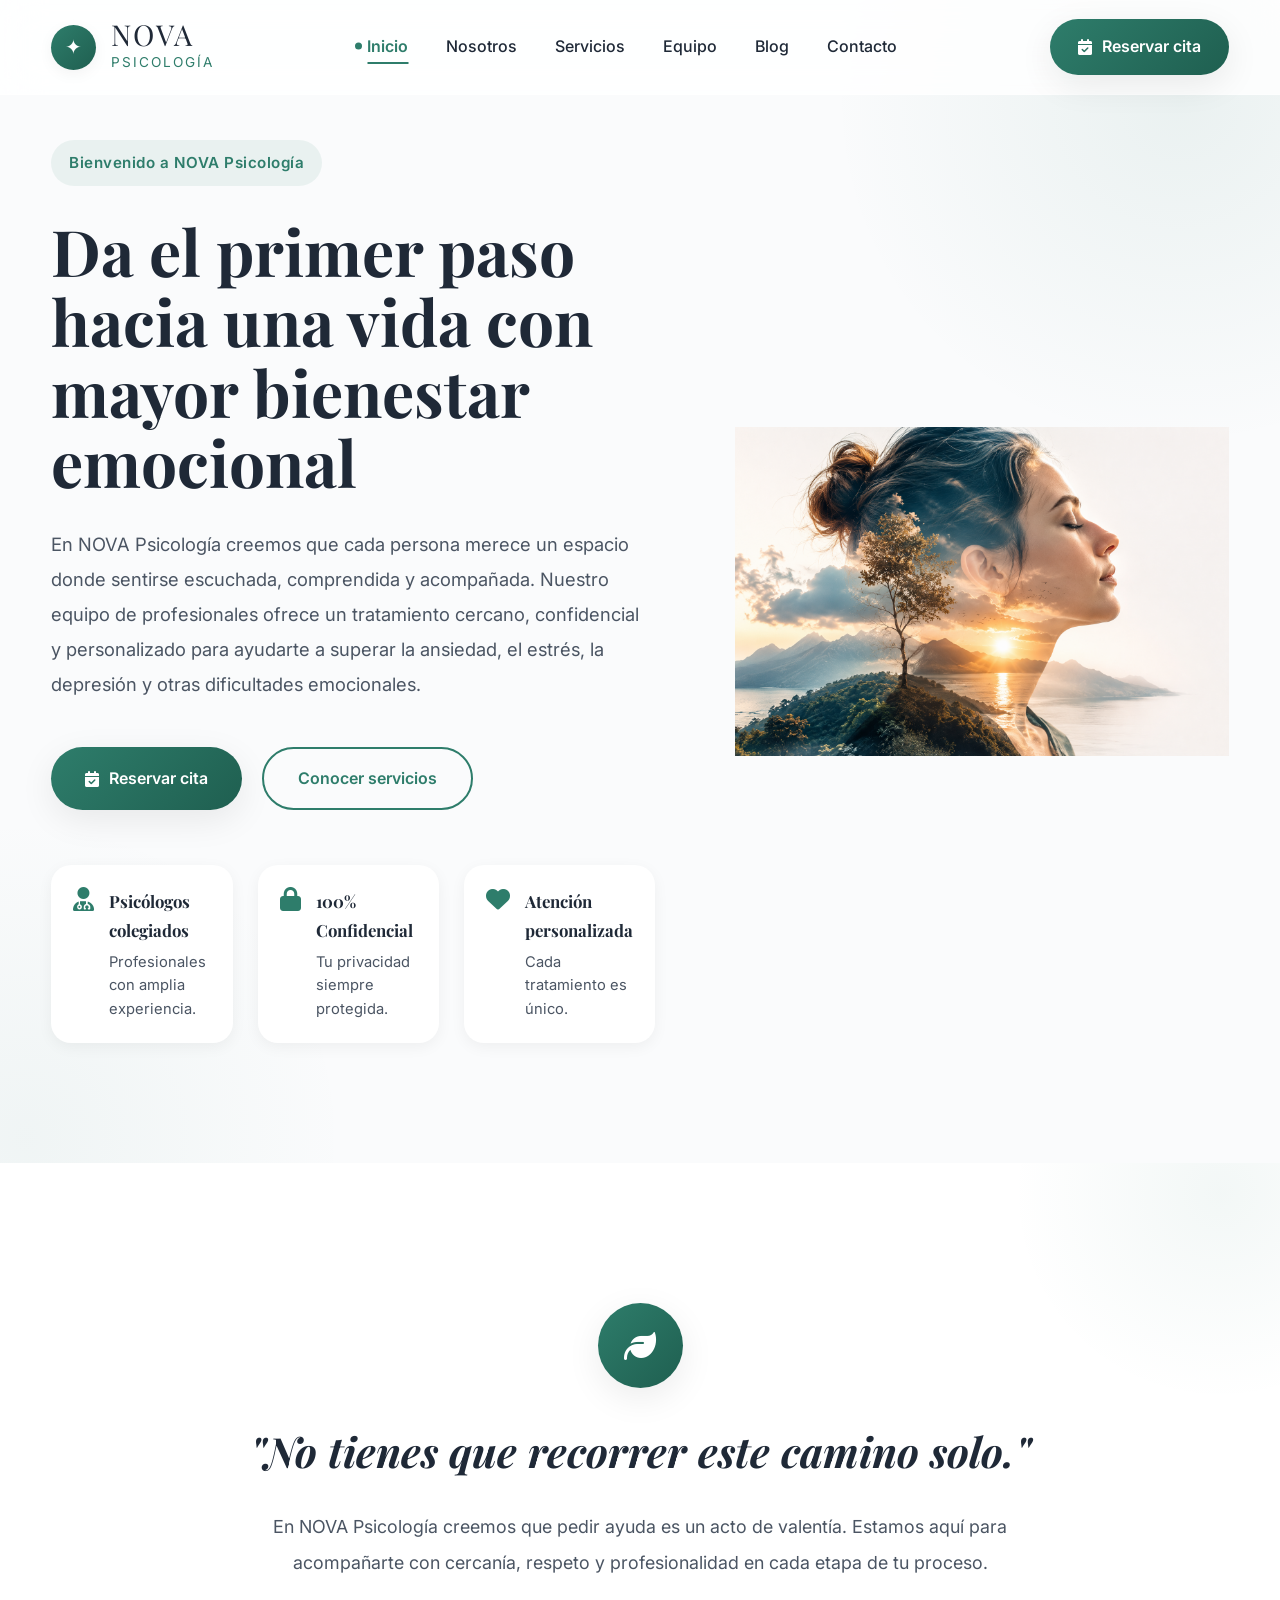
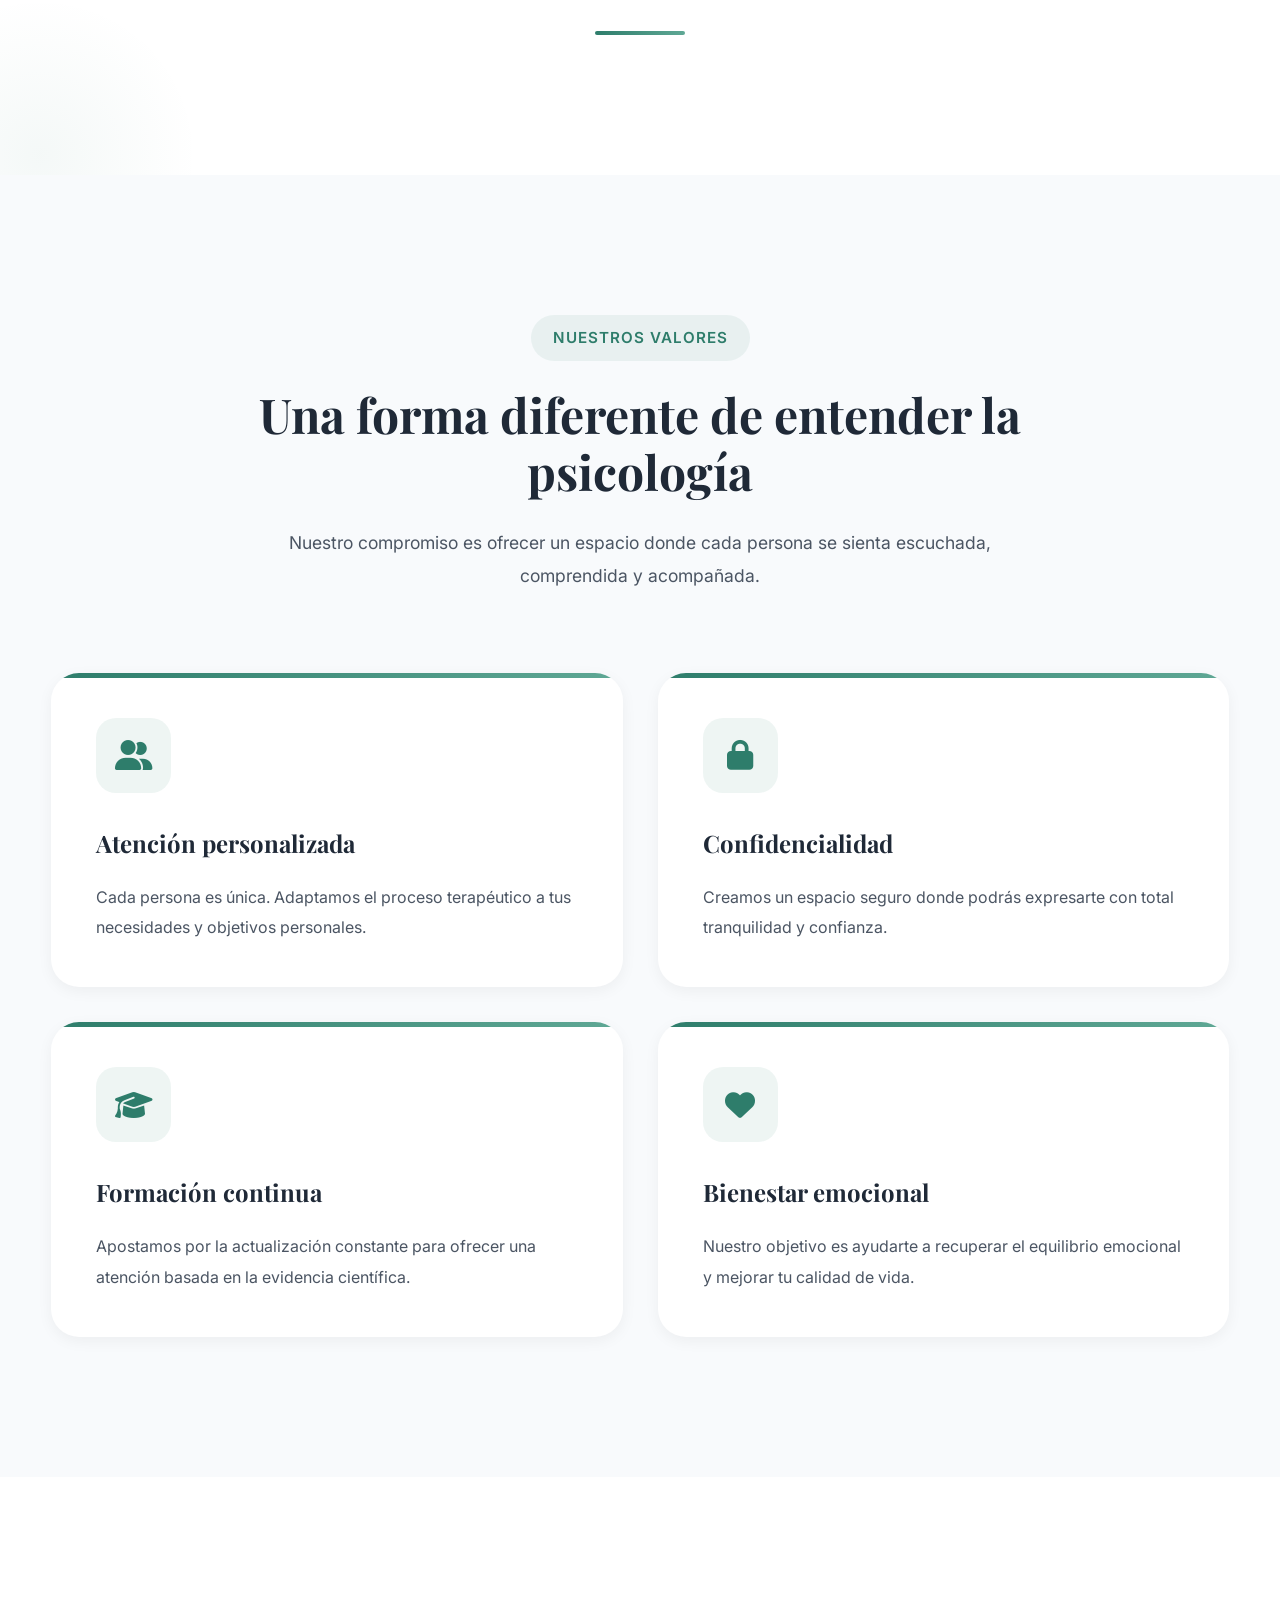
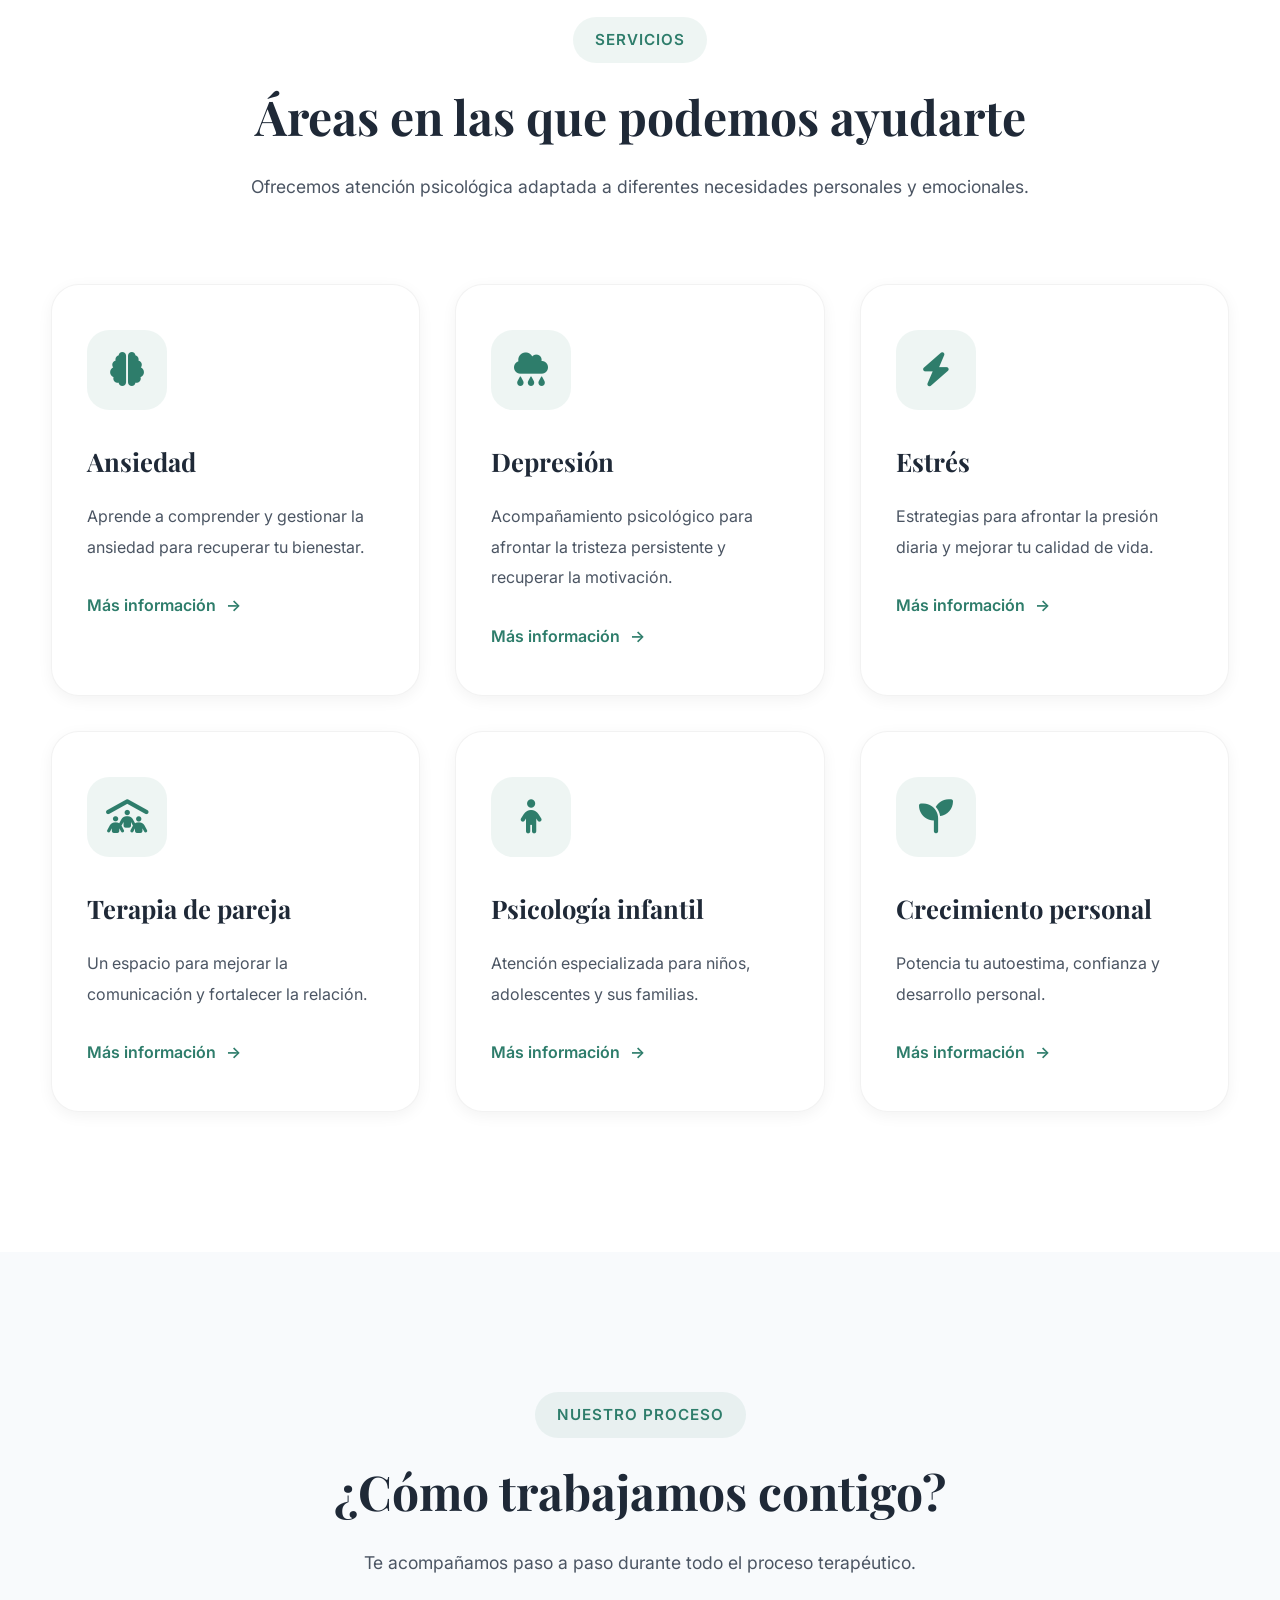
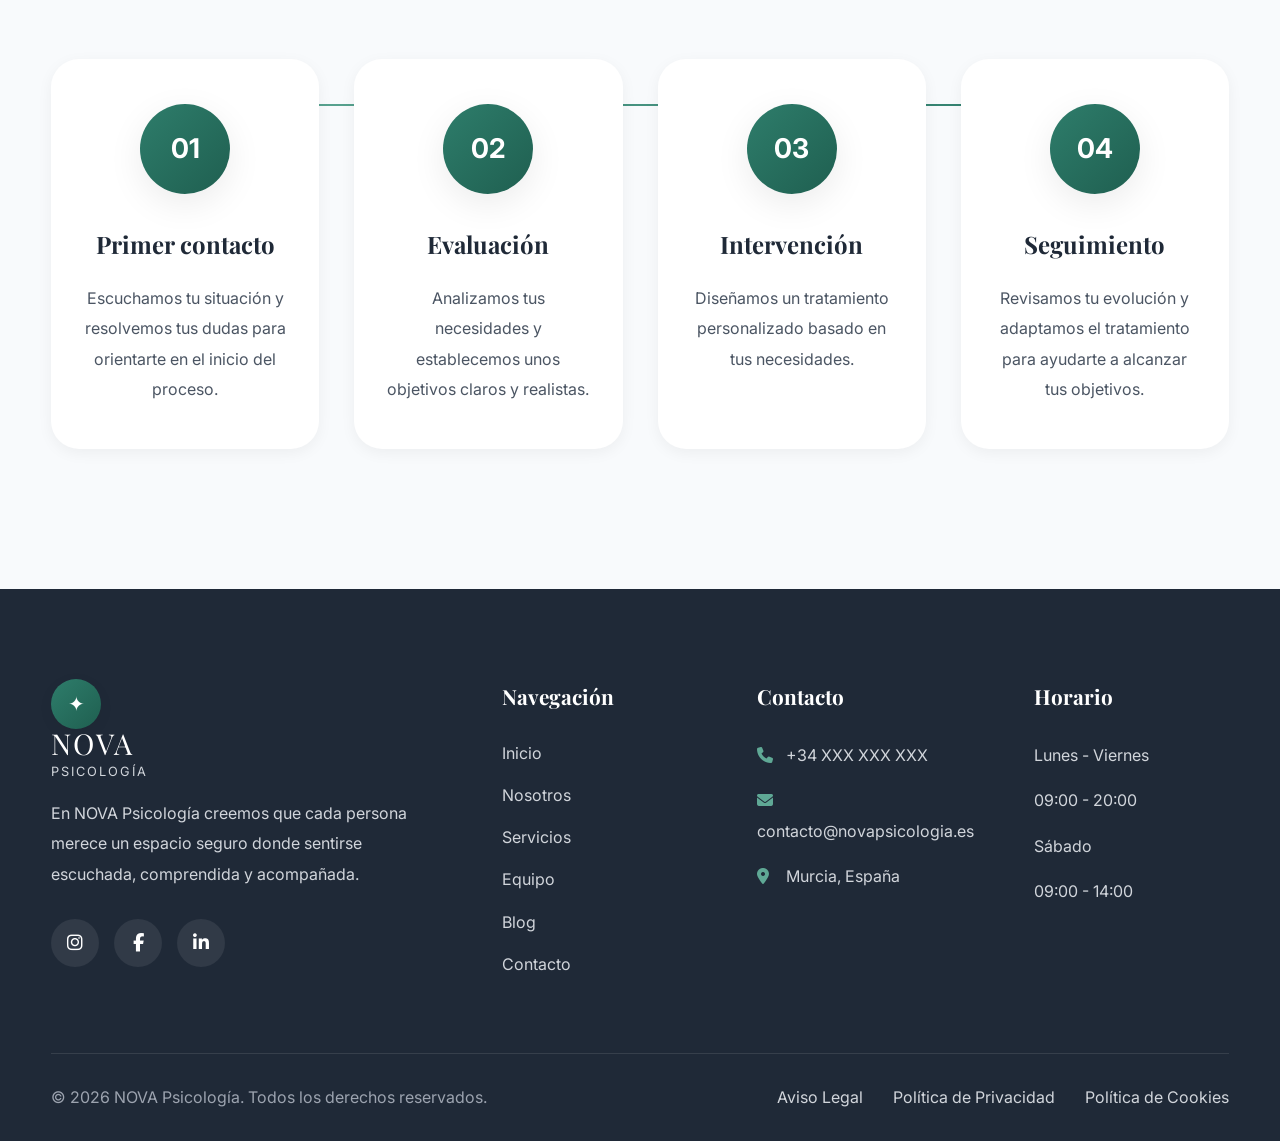
<file: index.html>
<!DOCTYPE html>
<html lang="es">

<head>

    <!-- ==========================================
                    CONFIGURACIÓN
    =========================================== -->

    <meta charset="UTF-8">

    <meta http-equiv="X-UA-Compatible" content="IE=edge">

    <meta name="viewport" content="width=device-width, initial-scale=1.0">

    <!-- ==========================================
                    SEO
    =========================================== -->

    <title>NOVA Psicología | Clínica de Psicología en Murcia</title>

    <meta name="description"
        content="NOVA Psicología es una clínica especializada en bienestar emocional, ansiedad, depresión, terapia de pareja y crecimiento personal. Reserva tu primera consulta con nuestro equipo de profesionales.">

    <meta name="keywords"
        content="psicología, clínica psicológica, ansiedad, depresión, terapia, salud mental, psicólogo, Murcia">

    <meta name="author"
        content="NOVA Psicología">

    <meta name="robots"
        content="index, follow">

    <!-- ==========================================
                    FAVICON
    =========================================== -->

    <link rel="icon" href="img/favicon/favicon.ico">

    <link rel="apple-touch-icon" href="img/favicon/apple-touch-icon.png">

    <!-- ==========================================
                    GOOGLE FONTS
    =========================================== -->

    <link rel="preconnect" href="https://fonts.googleapis.com">

    <link rel="preconnect" href="https://fonts.gstatic.com" crossorigin>

    <link
        href="https://fonts.googleapis.com/css2?family=Inter:wght@300;400;500;600;700;800&family=Playfair+Display:wght@500;600;700;800&display=swap"
        rel="stylesheet">

    <!-- ==========================================
                    ICONOS
    =========================================== -->

    <link rel="stylesheet"
        href="https://cdnjs.cloudflare.com/ajax/libs/font-awesome/6.7.2/css/all.min.css">

    <!-- ==========================================
                    ESTILOS
    =========================================== -->

    <link rel="stylesheet" href="index.css">

    <!-- ==========================================
                    OPEN GRAPH
    =========================================== -->

    <meta property="og:type" content="website">

    <meta property="og:title"
        content="NOVA Psicología | Bienestar emocional y salud mental">

    <meta property="og:description"
        content="Descubre un espacio seguro donde trabajar tu bienestar emocional acompañado por profesionales especializados.">

    <meta property="og:image"
        content="img/hero/hero-principal.webp">

    <meta property="og:url"
        content="https://www.novapsicologia.es">

    <!-- ==========================================
                    TWITTER
    =========================================== -->

    <meta name="twitter:card"
        content="summary_large_image">

    <meta name="twitter:title"
        content="NOVA Psicología">

    <meta name="twitter:description"
        content="Da el primer paso hacia una vida con mayor bienestar emocional.">

    <meta name="twitter:image"
        content="img/hero/hero-principal.webp">

</head>
<body>

<!-- ==========================================================
                            HERO
=========================================================== -->

<main>

    <section class="hero">

        <div class="container">

            <div class="hero-content">

                <!-- ======================
                        TEXTO
                ======================= -->

                <div class="hero-text">

                    <span class="hero-badge">
                        Bienvenido a NOVA Psicología
                    </span>

                    <h1>
                        Da el primer paso hacia una vida con mayor bienestar emocional
                    </h1>

                    <p>

                        En NOVA Psicología creemos que cada persona merece un espacio
                        donde sentirse escuchada, comprendida y acompañada.

                        Nuestro equipo de profesionales ofrece un tratamiento
                        cercano, confidencial y personalizado para ayudarte a
                        superar la ansiedad, el estrés, la depresión y otras
                        dificultades emocionales.

                    </p>

                    <!-- BOTONES -->

                    <div class="hero-buttons">

                        <a href="reservar.html" class="btn btn-primary">

                            <i class="fa-solid fa-calendar-check"></i>

                            Reservar cita

                        </a>

                        <a href="servicios.html" class="btn btn-secondary">

                            Conocer servicios

                        </a>

                    </div>

                    <!-- INFORMACIÓN -->

                    <div class="hero-info">

                        <div class="info-card">

                            <i class="fa-solid fa-user-doctor"></i>

                            <div>

                                <h3>Psicólogos colegiados</h3>

                                <p>Profesionales con amplia experiencia.</p>

                            </div>

                        </div>

                        <div class="info-card">

                            <i class="fa-solid fa-lock"></i>

                            <div>

                                <h3>100% Confidencial</h3>

                                <p>Tu privacidad siempre protegida.</p>

                            </div>

                        </div>

                        <div class="info-card">

                            <i class="fa-solid fa-heart"></i>

                            <div>

                                <h3>Atención personalizada</h3>

                                <p>Cada tratamiento es único.</p>

                            </div>

                        </div>

                    </div>

                </div>

                <!-- ======================
                        IMAGEN
                ======================= -->

                <div class="hero-image">

                    <div class="hero-image-wrapper">

                        <img
                            src="Imagenes/index1.png"
                            alt="Mujer representando el bienestar emocional">

                    </div>

                </div>

            </div>

        </div>

    </section>

</main>
<!-- ==========================================================
                            HEADER
=========================================================== -->

<header id="header">

    <div class="container">

        <nav class="navbar">

            <!--==================================
                    LOGO
            ===================================-->

            <a href="index.html" class="logo">

                <span class="logo-icon">
                    ✦
                </span>

                <div class="logo-text">

                    <span class="logo-title">
                        NOVA
                    </span>

                    <span class="logo-subtitle">
                        Psicología
                    </span>

                </div>

            </a>

            <!--==================================
                    MENÚ
            ===================================-->

            <ol class="nav-menu">

                <li>
                    <a href="index.html" class="active">
                        Inicio
                    </a>
                </li>

                <li>
                    <a href="nosotros.html">
                        Nosotros
                    </a>
                </li>

                <li>
                    <a href="servicios.html">
                        Servicios
                    </a>
                </li>

                <li>
                    <a href="equipo.html">
                        Equipo
                    </a>
                </li>

                <li>
                    <a href="blog.html">
                        Blog
                    </a>
                </li>

                <li>
                    <a href="contacto.html">
                        Contacto
                    </a>
                </li>

            </ol>

            <!--==================================
                    BOTÓN CTA
            ===================================-->

            <a href="reservar.html" class="btn-reserva">

                <i class="fa-solid fa-calendar-check"></i>

                Reservar cita

            </a>

            <!--==================================
                BOTÓN MÓVIL
            ===================================-->

            <button class="menu-toggle" aria-label="Abrir menú">

                <span></span>

                <span></span>

                <span></span>

            </button>

        </nav>

    </div>

</header>
<!-- ==========================================================
                    FRASE INSPIRADORA
=========================================================== -->

<section class="quote">

    <div class="container">

        <div class="quote-content">

            <span class="quote-icon">
                <i class="fa-solid fa-leaf"></i>
            </span>

            <blockquote>

                "No tienes que recorrer este camino solo."

            </blockquote>

            <p>

                En NOVA Psicología creemos que pedir ayuda es un acto de valentía.
                Estamos aquí para acompañarte con cercanía, respeto y profesionalidad
                en cada etapa de tu proceso.

            </p>

        </div>

    </div>

</section>





<!-- ==========================================================
                    NUESTROS VALORES
=========================================================== -->

<section class="values">

    <div class="container">

        <div class="section-title">

            <span>Nuestros valores</span>

            <h2>
                Una forma diferente de entender la psicología
            </h2>

            <p>

                Nuestro compromiso es ofrecer un espacio donde cada persona se sienta
                escuchada, comprendida y acompañada.

            </p>

        </div>

        <div class="values-grid">

            <article class="value-card">

                <i class="fa-solid fa-user-group"></i>

                <h3>

                    Atención personalizada

                </h3>

                <p>

                    Cada persona es única. Adaptamos el proceso terapéutico a tus
                    necesidades y objetivos personales.

                </p>

            </article>

            <article class="value-card">

                <i class="fa-solid fa-lock"></i>

                <h3>

                    Confidencialidad

                </h3>

                <p>

                    Creamos un espacio seguro donde podrás expresarte con total
                    tranquilidad y confianza.

                </p>

            </article>

            <article class="value-card">

                <i class="fa-solid fa-graduation-cap"></i>

                <h3>

                    Formación continua

                </h3>

                <p>

                    Apostamos por la actualización constante para ofrecer una atención
                    basada en la evidencia científica.

                </p>

            </article>

            <article class="value-card">

                <i class="fa-solid fa-heart"></i>

                <h3>

                    Bienestar emocional

                </h3>

                <p>

                    Nuestro objetivo es ayudarte a recuperar el equilibrio emocional y
                    mejorar tu calidad de vida.

                </p>

            </article>

        </div>

    </div>

</section>





<!-- ==========================================================
                        SERVICIOS
=========================================================== -->

<section class="services">

    <div class="container">

        <div class="section-title">

            <span>Servicios</span>

            <h2>

                Áreas en las que podemos ayudarte

            </h2>

            <p>

                Ofrecemos atención psicológica adaptada a diferentes necesidades
                personales y emocionales.

            </p>

        </div>

        <div class="services-grid">

            <article class="service-card">

                <i class="fa-solid fa-brain"></i>

                <h3>Ansiedad</h3>

                <p>

                    Aprende a comprender y gestionar la ansiedad para recuperar tu
                    bienestar.

                </p>

                <a href="#">
                    Más información
                </a>

            </article>

            <article class="service-card">

                <i class="fa-solid fa-cloud-rain"></i>

                <h3>Depresión</h3>

                <p>

                    Acompañamiento psicológico para afrontar la tristeza persistente y
                    recuperar la motivación.

                </p>

                <a href="#">
                    Más información
                </a>

            </article>

            <article class="service-card">

                <i class="fa-solid fa-bolt"></i>

                <h3>Estrés</h3>

                <p>

                    Estrategias para afrontar la presión diaria y mejorar tu calidad de
                    vida.

                </p>

                <a href="#">
                    Más información
                </a>

            </article>

            <article class="service-card">

                <i class="fa-solid fa-people-roof"></i>

                <h3>Terapia de pareja</h3>

                <p>

                    Un espacio para mejorar la comunicación y fortalecer la relación.

                </p>

                <a href="#">
                    Más información
                </a>

            </article>

            <article class="service-card">

                <i class="fa-solid fa-child"></i>

                <h3>Psicología infantil</h3>

                <p>

                    Atención especializada para niños, adolescentes y sus familias.

                </p>

                <a href="#">
                    Más información
                </a>

            </article>

            <article class="service-card">

                <i class="fa-solid fa-seedling"></i>

                <h3>Crecimiento personal</h3>

                <p>

                    Potencia tu autoestima, confianza y desarrollo personal.

                </p>

                <a href="#">
                    Más información
                </a>

            </article>

        </div>

    </div>

</section>





<!-- ==========================================================
                    CÓMO TRABAJAMOS
=========================================================== -->

<section class="process">

    <div class="container">

        <div class="section-title">

            <span>Nuestro proceso</span>

            <h2>

                ¿Cómo trabajamos contigo?

            </h2>

            <p>

                Te acompañamos paso a paso durante todo el proceso terapéutico.

            </p>

        </div>

        <div class="process-grid">

            <div class="process-card">

                <div class="process-number">

                    01

                </div>

                <h3>

                    Primer contacto

                </h3>

                <p>

                    Escuchamos tu situación y resolvemos tus dudas para orientarte en
                    el inicio del proceso.

                </p>

            </div>

            <div class="process-card">

                <div class="process-number">

                    02

                </div>

                <h3>

                    Evaluación

                </h3>

                <p>

                    Analizamos tus necesidades y establecemos unos objetivos claros y
                    realistas.

                </p>

            </div>

            <div class="process-card">

                <div class="process-number">

                    03

                </div>

                <h3>

                    Intervención

                </h3>

                <p>

                    Diseñamos un tratamiento personalizado basado en tus necesidades.

                </p>

            </div>

            <div class="process-card">

                <div class="process-number">

                    04

                </div>

                <h3>

                    Seguimiento

                </h3>

                <p>

                    Revisamos tu evolución y adaptamos el tratamiento para ayudarte a
                    alcanzar tus objetivos.

                </p>

            </div>

        </div>

    </div>

</section>
<!-- ==========================================================
                        FOOTER
=========================================================== -->

<footer class="footer">

    <div class="container">

        <div class="footer-content">

            <!--==============================
                    EMPRESA
            ==============================-->

            <div class="footer-column">

                <a href="index.html" class="footer-logo">

                    <span class="logo-icon">
                        ✦
                    </span>

                    <div class="logo-text">

                        <span class="logo-title">

                            NOVA

                        </span>

                        <span class="logo-subtitle">

                            Psicología

                        </span>

                    </div>

                </a>

                <p>

                    En NOVA Psicología creemos que cada persona merece un espacio
                    seguro donde sentirse escuchada, comprendida y acompañada.

                </p>

                <div class="social-icons">

                    <a href="#">

                        <i class="fa-brands fa-instagram"></i>

                    </a>

                    <a href="#">

                        <i class="fa-brands fa-facebook-f"></i>

                    </a>

                    <a href="#">

                        <i class="fa-brands fa-linkedin-in"></i>

                    </a>

                </div>

            </div>

            <!--==============================
                    MENÚ
            ==============================-->

            <div class="footer-column">

                <h3>

                    Navegación

                </h3>

                <a href="index.html">

                    Inicio

                </a>

                <a href="nosotros.html">

                    Nosotros

                </a>

                <a href="servicios.html">

                    Servicios

                </a>

                <a href="equipo.html">

                    Equipo

                </a>

                <a href="blog.html">

                    Blog

                </a>

                <a href="contacto.html">

                    Contacto

                </a>

            </div>

            <!--==============================
                    CONTACTO
            ==============================-->

            <div class="footer-column">

                <h3>

                    Contacto

                </h3>

                <p>

                    <i class="fa-solid fa-phone"></i>

                    +34 XXX XXX XXX

                </p>

                <p>

                    <i class="fa-solid fa-envelope"></i>

                    contacto@novapsicologia.es

                </p>

                <p>

                    <i class="fa-solid fa-location-dot"></i>

                    Murcia, España

                </p>

            </div>

            <!--==============================
                    HORARIO
            ==============================-->

            <div class="footer-column">

                <h3>

                    Horario

                </h3>

                <p>

                    Lunes - Viernes

                </p>

                <p>

                    09:00 - 20:00

                </p>

                <p>

                    Sábado

                </p>

                <p>

                    09:00 - 14:00

                </p>

            </div>

        </div>

        <!--==============================
                FOOTER INFERIOR
        ==============================-->

        <div class="footer-bottom">

            <p>

                © 2026 NOVA Psicología. Todos los derechos reservados.

            </p>

            <div class="footer-legal">

                <a href="aviso-legal.html">

                    Aviso Legal

                </a>

                <a href="politica-privacidad.html">

                    Política de Privacidad

                </a>

                <a href="politica-cookies.html">

                    Política de Cookies

                </a>

            </div>

        </div>

    </div>

</footer>
</body>

</html>
</file>
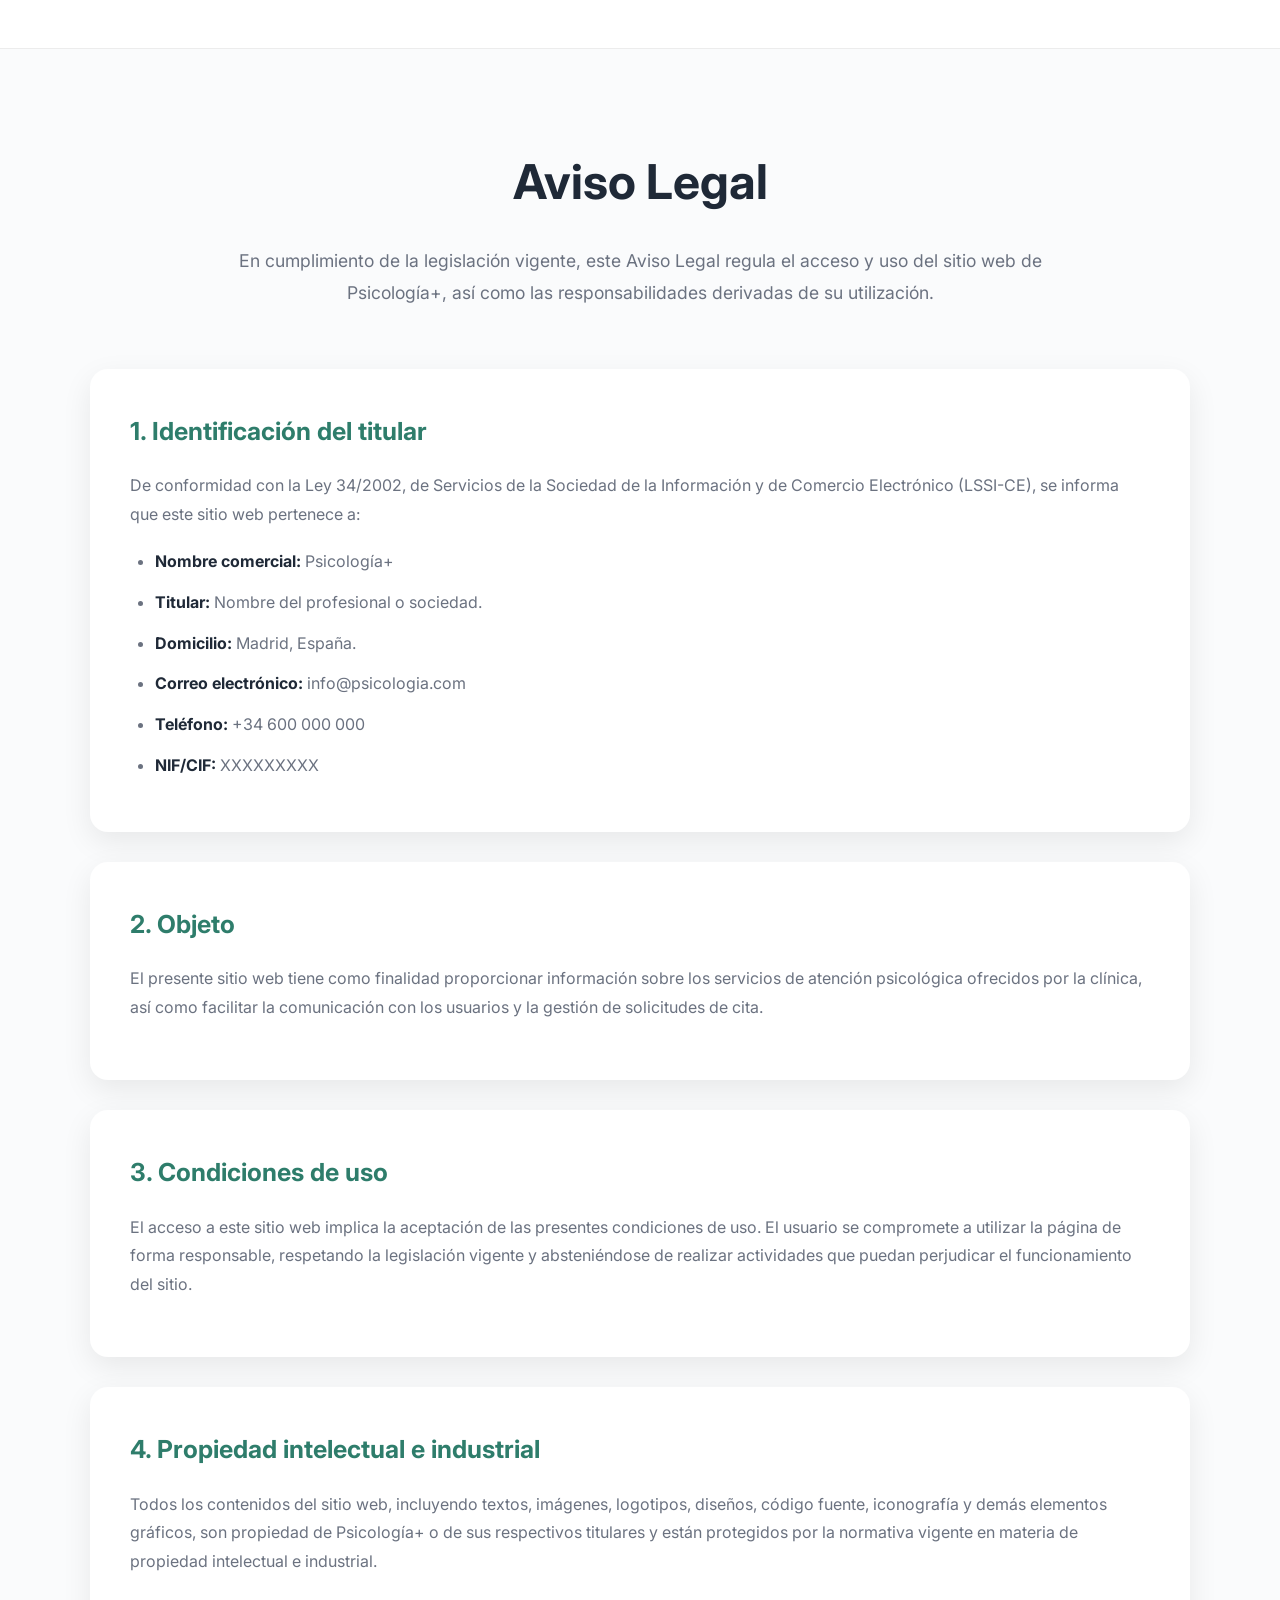
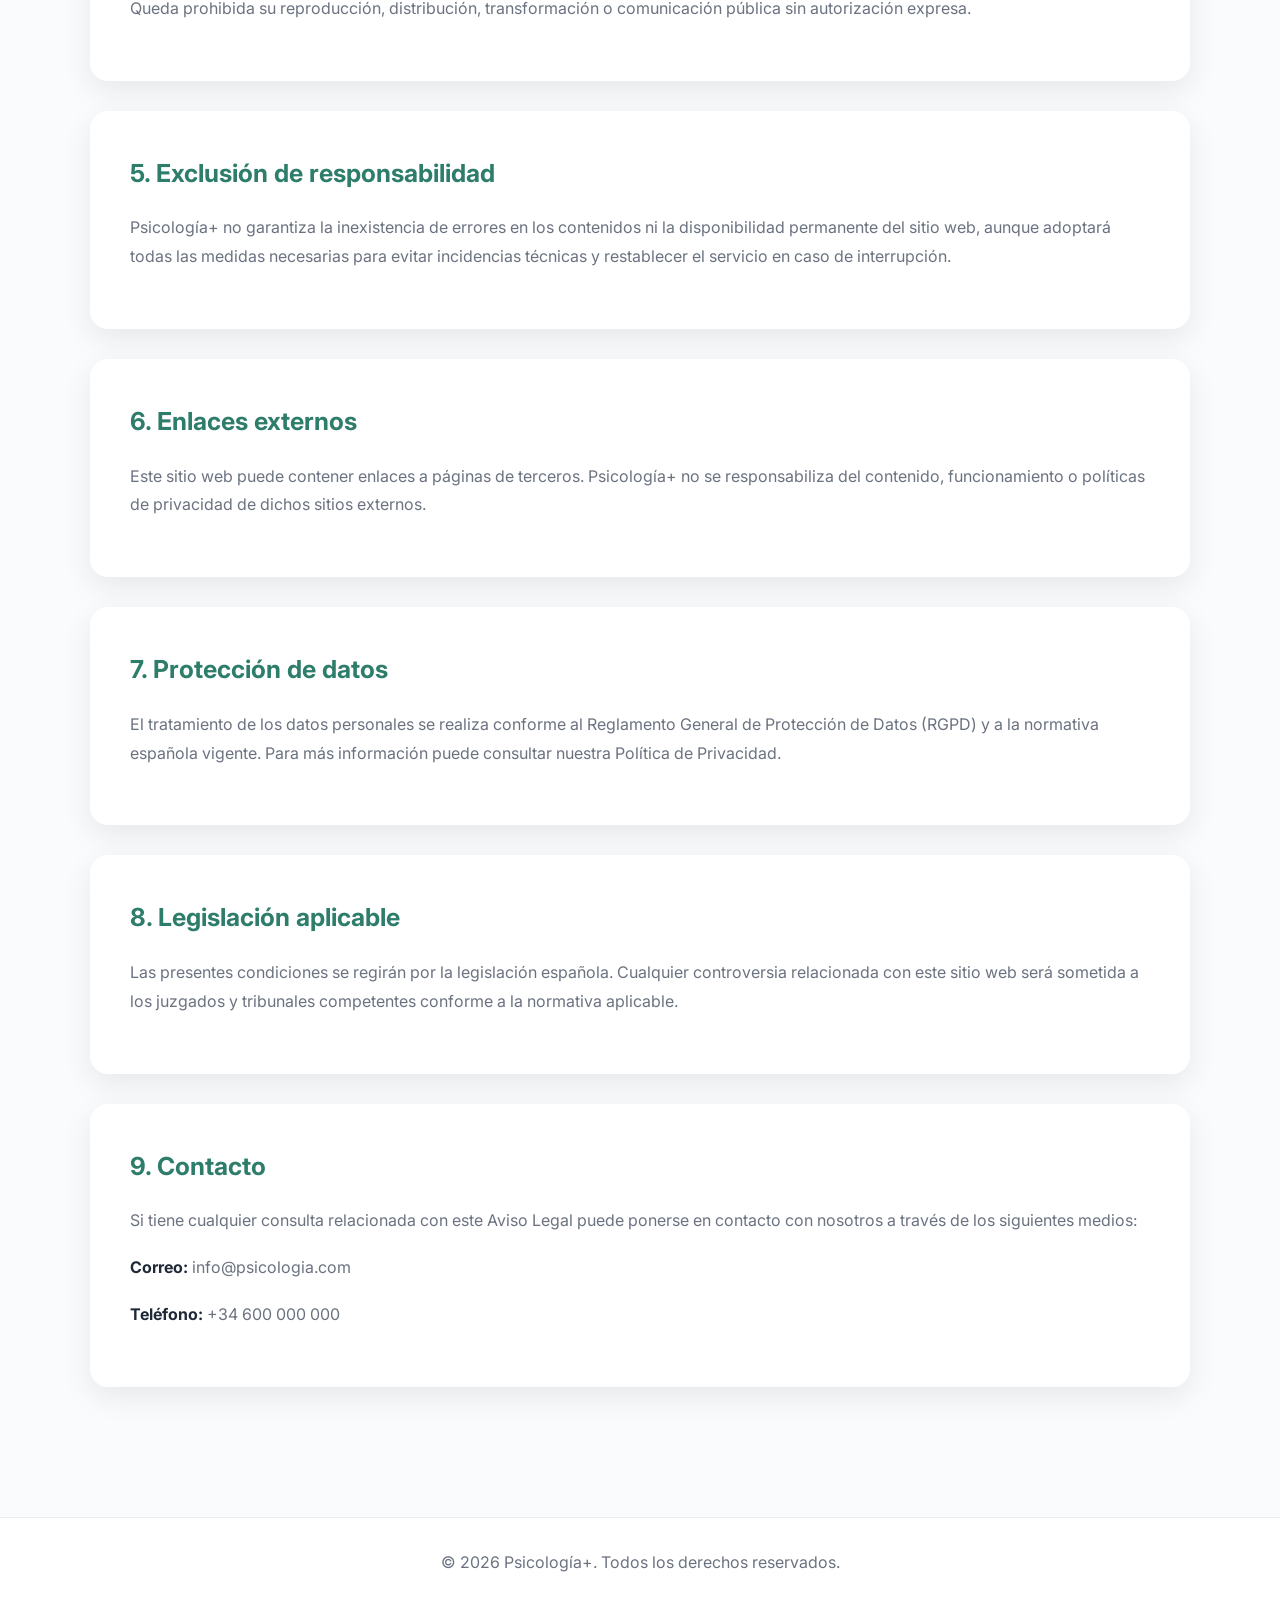
<file: aviso_legal.html>
<!DOCTYPE html>
<html lang="es">

<head>

    <meta charset="UTF-8">

    <meta name="viewport" content="width=device-width, initial-scale=1.0">

    <title>Aviso Legal | Psicología+</title>

    <link rel="stylesheet" href="aviso_legal.css">

    <!-- Google Fonts -->

    <link rel="preconnect" href="https://fonts.googleapis.com">

    <link rel="preconnect" href="https://fonts.gstatic.com" crossorigin>

    <link href="https://fonts.googleapis.com/css2?family=Inter:wght@300;400;500;600;700&display=swap"
        rel="stylesheet">

</head>

<body>

<header>


</header>

<main>

<section class="hero">

<div class="container">

<h1>Aviso Legal</h1>

<p class="subtitle">

En cumplimiento de la legislación vigente, este Aviso Legal regula el acceso y uso del sitio web de Psicología+, así como las responsabilidades derivadas de su utilización.

</p>

</div>

</section>

<section class="legal">

<div class="container">

<article>

<h2>1. Identificación del titular</h2>

<p>

De conformidad con la Ley 34/2002, de Servicios de la Sociedad de la Información y de Comercio Electrónico (LSSI-CE), se informa que este sitio web pertenece a:

</p>

<ul>

<li><strong>Nombre comercial:</strong> Psicología+</li>

<li><strong>Titular:</strong> Nombre del profesional o sociedad.</li>

<li><strong>Domicilio:</strong> Madrid, España.</li>

<li><strong>Correo electrónico:</strong> info@psicologia.com</li>

<li><strong>Teléfono:</strong> +34 600 000 000</li>

<li><strong>NIF/CIF:</strong> XXXXXXXXX</li>

</ul>

</article>

<article>

<h2>2. Objeto</h2>

<p>

El presente sitio web tiene como finalidad proporcionar información sobre los servicios de atención psicológica ofrecidos por la clínica, así como facilitar la comunicación con los usuarios y la gestión de solicitudes de cita.

</p>

</article>

<article>

<h2>3. Condiciones de uso</h2>

<p>

El acceso a este sitio web implica la aceptación de las presentes condiciones de uso. El usuario se compromete a utilizar la página de forma responsable, respetando la legislación vigente y absteniéndose de realizar actividades que puedan perjudicar el funcionamiento del sitio.

</p>

</article>

<article>

<h2>4. Propiedad intelectual e industrial</h2>

<p>

Todos los contenidos del sitio web, incluyendo textos, imágenes, logotipos, diseños, código fuente, iconografía y demás elementos gráficos, son propiedad de Psicología+ o de sus respectivos titulares y están protegidos por la normativa vigente en materia de propiedad intelectual e industrial.

</p>

<p>

Queda prohibida su reproducción, distribución, transformación o comunicación pública sin autorización expresa.

</p>

</article>

<article>

<h2>5. Exclusión de responsabilidad</h2>

<p>

Psicología+ no garantiza la inexistencia de errores en los contenidos ni la disponibilidad permanente del sitio web, aunque adoptará todas las medidas necesarias para evitar incidencias técnicas y restablecer el servicio en caso de interrupción.

</p>

</article>

<article>

<h2>6. Enlaces externos</h2>

<p>

Este sitio web puede contener enlaces a páginas de terceros. Psicología+ no se responsabiliza del contenido, funcionamiento o políticas de privacidad de dichos sitios externos.

</p>

</article>

<article>

<h2>7. Protección de datos</h2>

<p>

El tratamiento de los datos personales se realiza conforme al Reglamento General de Protección de Datos (RGPD) y a la normativa española vigente. Para más información puede consultar nuestra Política de Privacidad.

</p>

</article>

<article>

<h2>8. Legislación aplicable</h2>

<p>

Las presentes condiciones se regirán por la legislación española. Cualquier controversia relacionada con este sitio web será sometida a los juzgados y tribunales competentes conforme a la normativa aplicable.

</p>

</article>

<article>

<h2>9. Contacto</h2>

<p>

Si tiene cualquier consulta relacionada con este Aviso Legal puede ponerse en contacto con nosotros a través de los siguientes medios:

</p>

<p><strong>Correo:</strong> info@psicologia.com</p>

<p><strong>Teléfono:</strong> +34 600 000 000</p>

</article>

</div>

</section>

</main>

<footer>

<div class="container">

<p>

© 2026 Psicología+. Todos los derechos reservados.

</p>

</div>

</footer>

</body>

</html>
</file>
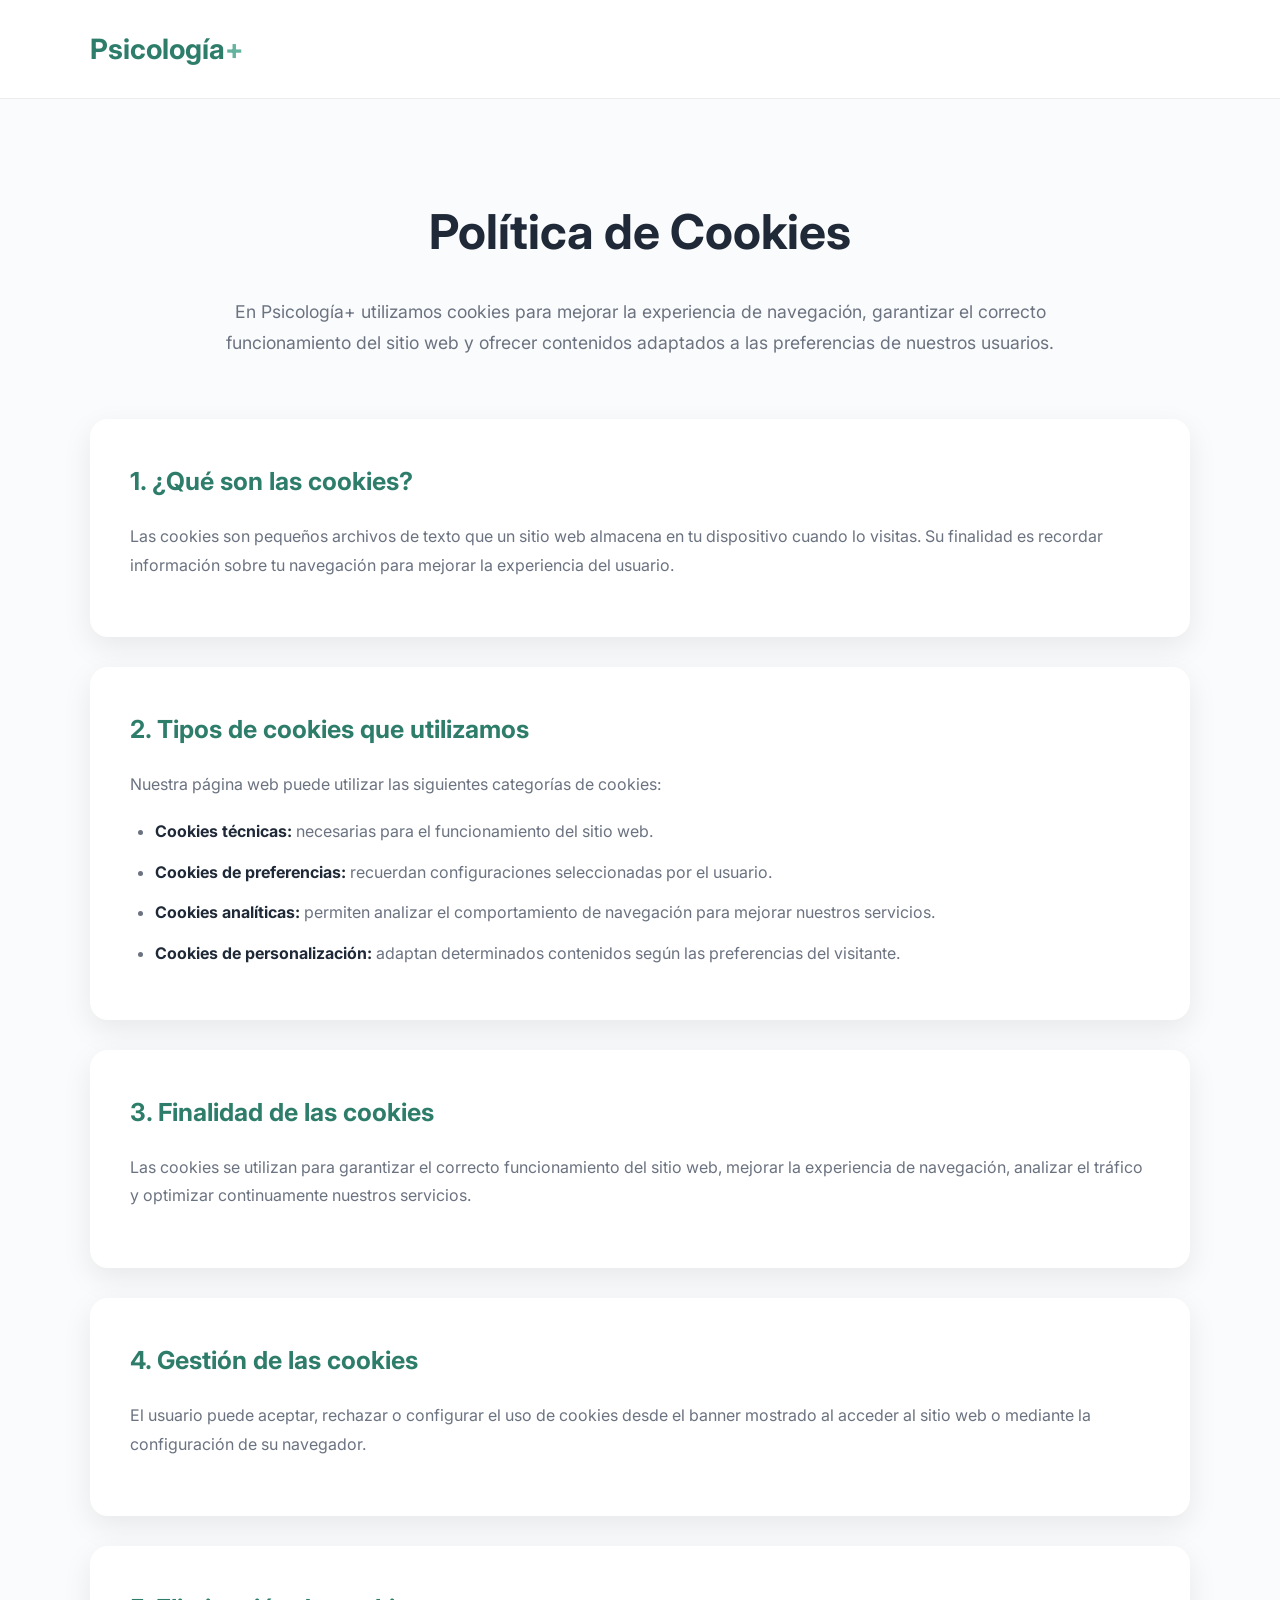
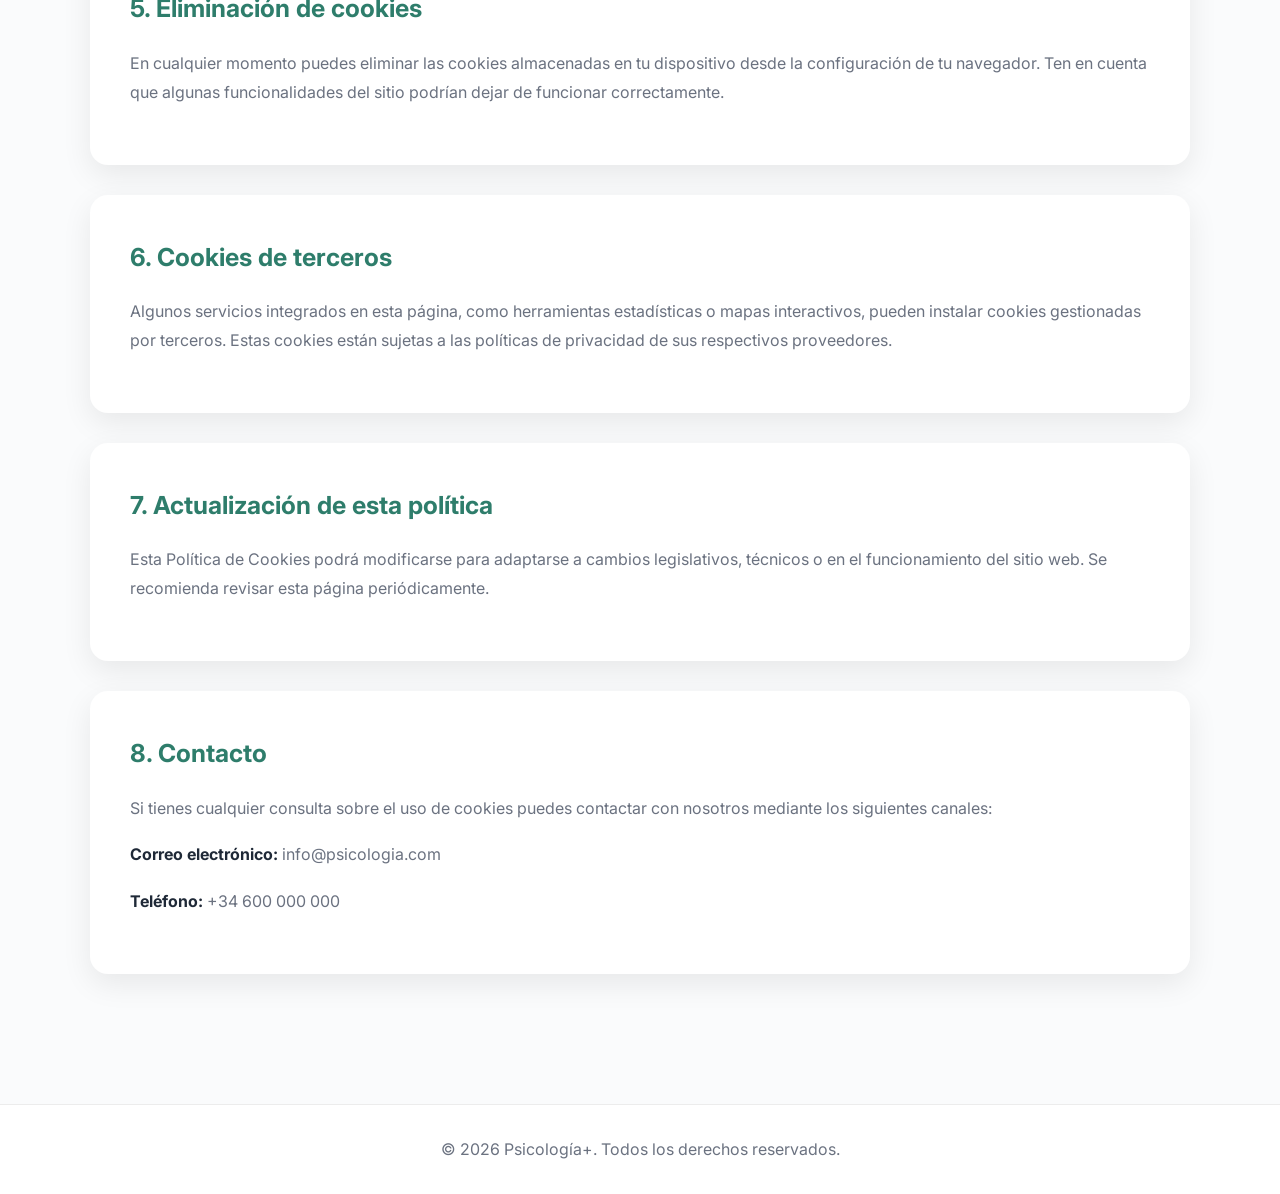
<file: politica_de_cookies.html>
<!DOCTYPE html>
<html lang="es">

<head>

    <meta charset="UTF-8">

    <meta name="viewport" content="width=device-width, initial-scale=1.0">

    <title>Política de Cookies | Psicología+</title>

    <link rel="stylesheet" href="politica_de_cookies.css">

    <!-- Google Fonts -->

    <link rel="preconnect" href="https://fonts.googleapis.com">

    <link rel="preconnect" href="https://fonts.gstatic.com" crossorigin>

    <link href="https://fonts.googleapis.com/css2?family=Inter:wght@300;400;500;600;700&display=swap"
        rel="stylesheet">

</head>

<body>

<header>

    <div class="container">

        <a href="index.html" class="logo">
            Psicología<span>+</span>
        </a>

    </div>

</header>

<main>

<section class="hero">

<div class="container">

<h1>Política de Cookies</h1>

<p class="subtitle">

En Psicología+ utilizamos cookies para mejorar la experiencia de navegación, garantizar el correcto funcionamiento del sitio web y ofrecer contenidos adaptados a las preferencias de nuestros usuarios.

</p>

</div>

</section>

<section class="cookies">

<div class="container">

<article>

<h2>1. ¿Qué son las cookies?</h2>

<p>

Las cookies son pequeños archivos de texto que un sitio web almacena en tu dispositivo cuando lo visitas. Su finalidad es recordar información sobre tu navegación para mejorar la experiencia del usuario.

</p>

</article>

<article>

<h2>2. Tipos de cookies que utilizamos</h2>

<p>

Nuestra página web puede utilizar las siguientes categorías de cookies:

</p>

<ul>

<li><strong>Cookies técnicas:</strong> necesarias para el funcionamiento del sitio web.</li>

<li><strong>Cookies de preferencias:</strong> recuerdan configuraciones seleccionadas por el usuario.</li>

<li><strong>Cookies analíticas:</strong> permiten analizar el comportamiento de navegación para mejorar nuestros servicios.</li>

<li><strong>Cookies de personalización:</strong> adaptan determinados contenidos según las preferencias del visitante.</li>

</ul>

</article>

<article>

<h2>3. Finalidad de las cookies</h2>

<p>

Las cookies se utilizan para garantizar el correcto funcionamiento del sitio web, mejorar la experiencia de navegación, analizar el tráfico y optimizar continuamente nuestros servicios.

</p>

</article>

<article>

<h2>4. Gestión de las cookies</h2>

<p>

El usuario puede aceptar, rechazar o configurar el uso de cookies desde el banner mostrado al acceder al sitio web o mediante la configuración de su navegador.

</p>

</article>

<article>

<h2>5. Eliminación de cookies</h2>

<p>

En cualquier momento puedes eliminar las cookies almacenadas en tu dispositivo desde la configuración de tu navegador. Ten en cuenta que algunas funcionalidades del sitio podrían dejar de funcionar correctamente.

</p>

</article>

<article>

<h2>6. Cookies de terceros</h2>

<p>

Algunos servicios integrados en esta página, como herramientas estadísticas o mapas interactivos, pueden instalar cookies gestionadas por terceros. Estas cookies están sujetas a las políticas de privacidad de sus respectivos proveedores.

</p>

</article>

<article>

<h2>7. Actualización de esta política</h2>

<p>

Esta Política de Cookies podrá modificarse para adaptarse a cambios legislativos, técnicos o en el funcionamiento del sitio web. Se recomienda revisar esta página periódicamente.

</p>

</article>

<article>

<h2>8. Contacto</h2>

<p>

Si tienes cualquier consulta sobre el uso de cookies puedes contactar con nosotros mediante los siguientes canales:

</p>

<p>

<strong>Correo electrónico:</strong> info@psicologia.com

</p>

<p>

<strong>Teléfono:</strong> +34 600 000 000

</p>

</article>

</div>

</section>

</main>

<footer>

<div class="container">

<p>

© 2026 Psicología+. Todos los derechos reservados.

</p>

</div>

</footer>

</body>

</html>
</file>
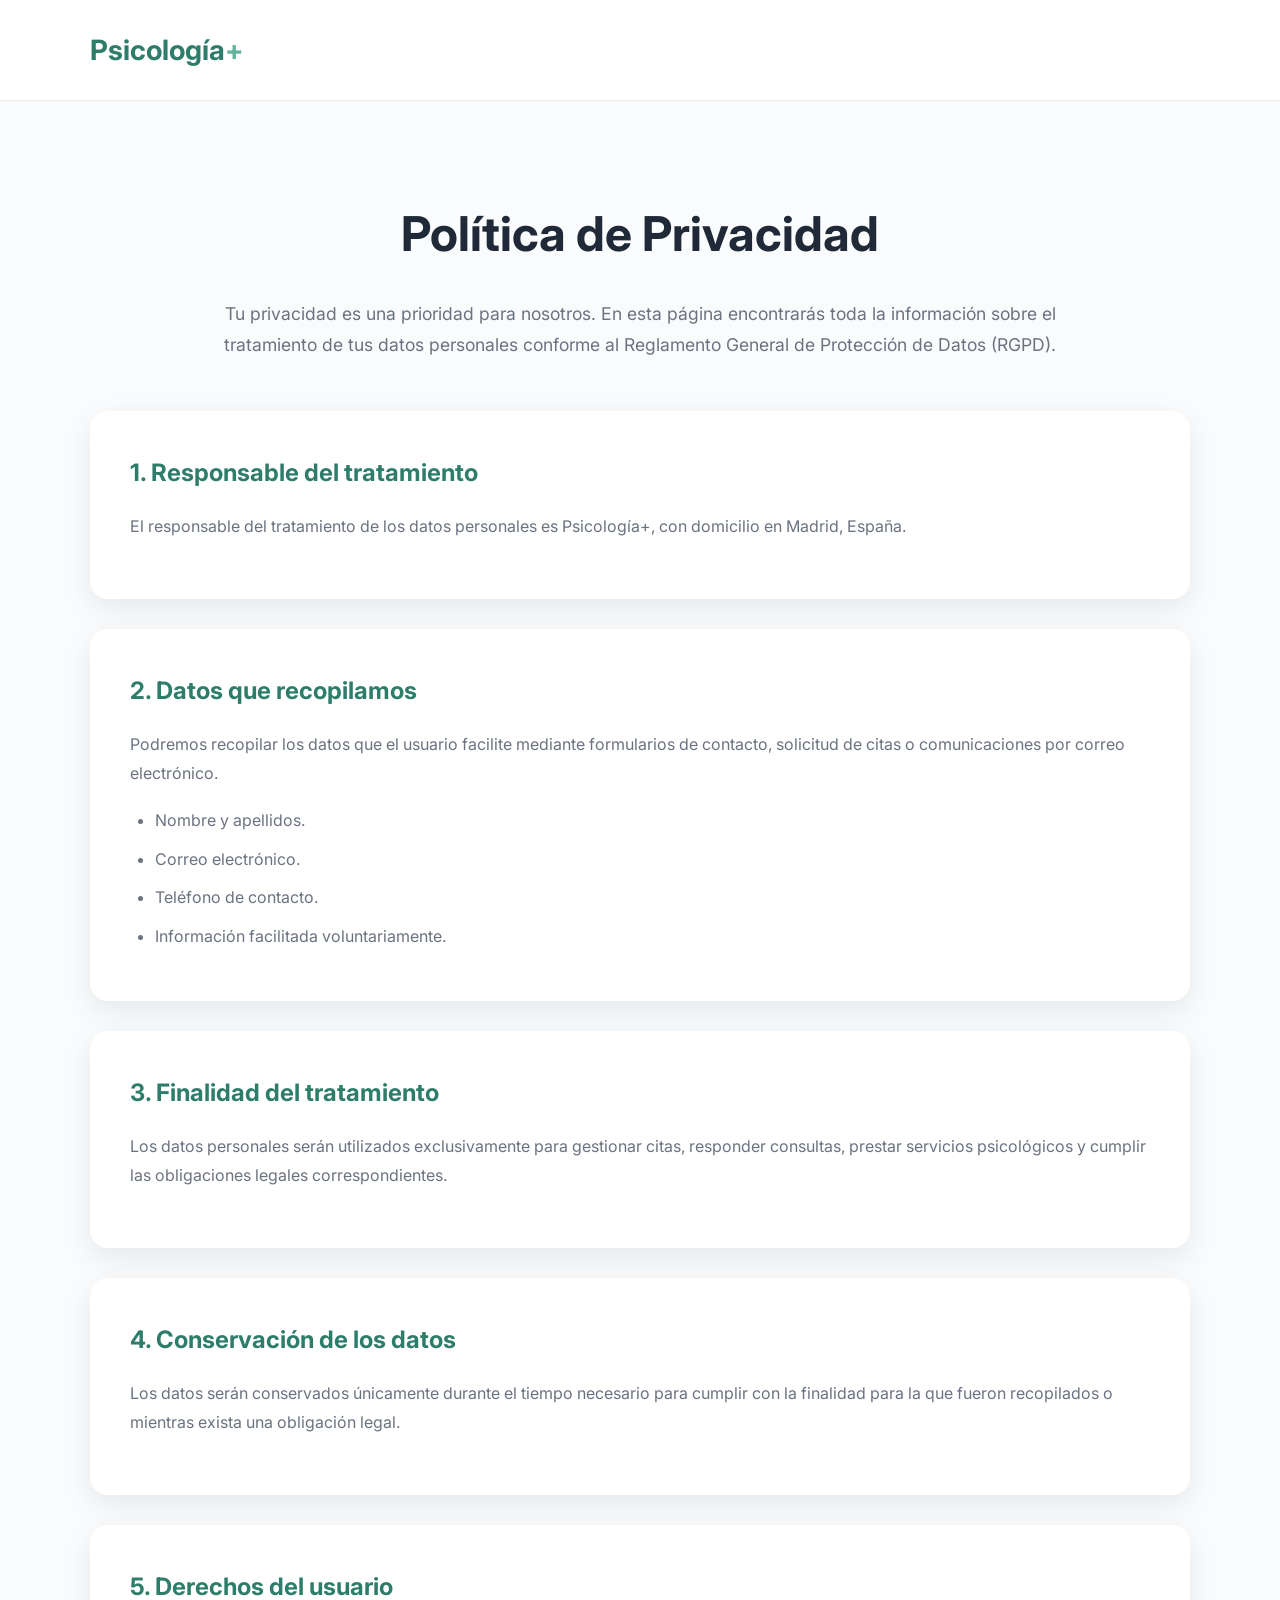
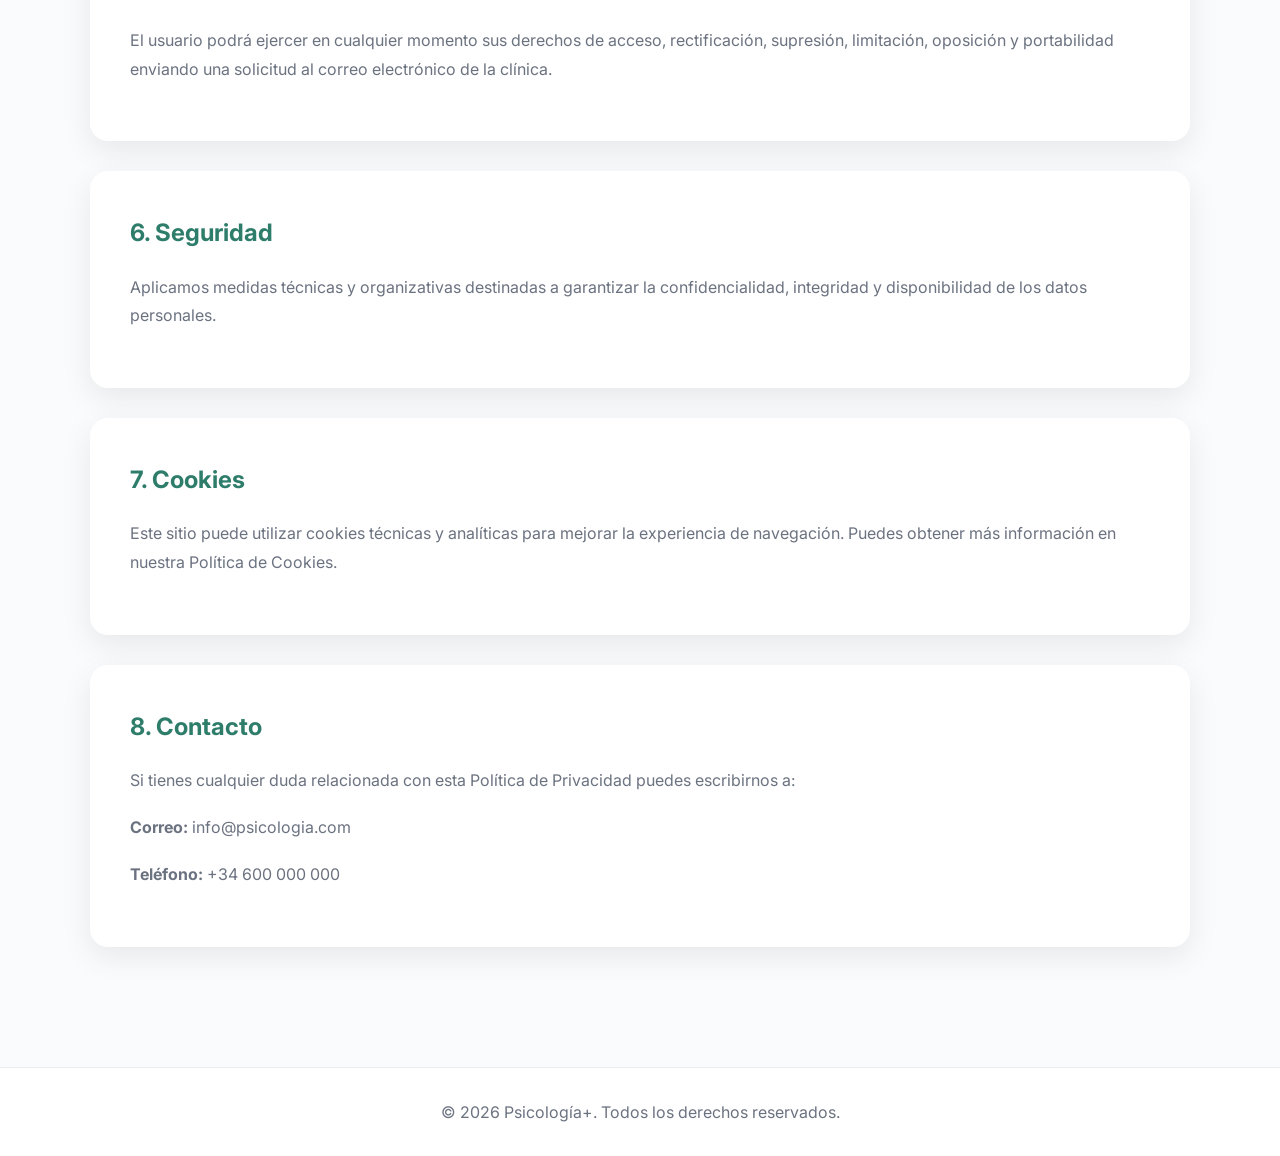
<file: politica_y_privacidad.html>
<!DOCTYPE html>
<html lang="es">

<head>

    <meta charset="UTF-8">

    <meta name="viewport" content="width=device-width, initial-scale=1.0">

    <title>Política de Privacidad | Psicología+</title>

    <link rel="stylesheet" href="politica_y_privacidad.css">

    <link rel="preconnect" href="https://fonts.googleapis.com">

    <link rel="preconnect" href="https://fonts.gstatic.com" crossorigin>

    <link href="https://fonts.googleapis.com/css2?family=Inter:wght@300;400;500;600;700&display=swap"
        rel="stylesheet">

</head>

<body>

<header>

    <div class="container">

        <a href="index.html" class="logo">
            Psicología<span>+</span>
        </a>

    </div>

</header>

<main>

<section class="hero">

<div class="container">

<h1>Política de Privacidad</h1>

<p class="subtitle">

Tu privacidad es una prioridad para nosotros. En esta página encontrarás toda la información sobre el tratamiento de tus datos personales conforme al Reglamento General de Protección de Datos (RGPD).

</p>

</div>

</section>

<section class="privacy">

<div class="container">

<article>

<h2>1. Responsable del tratamiento</h2>

<p>

El responsable del tratamiento de los datos personales es Psicología+, con domicilio en Madrid, España.

</p>

</article>

<article>

<h2>2. Datos que recopilamos</h2>

<p>

Podremos recopilar los datos que el usuario facilite mediante formularios de contacto, solicitud de citas o comunicaciones por correo electrónico.

</p>

<ul>

<li>Nombre y apellidos.</li>

<li>Correo electrónico.</li>

<li>Teléfono de contacto.</li>

<li>Información facilitada voluntariamente.</li>

</ul>

</article>

<article>

<h2>3. Finalidad del tratamiento</h2>

<p>

Los datos personales serán utilizados exclusivamente para gestionar citas, responder consultas, prestar servicios psicológicos y cumplir las obligaciones legales correspondientes.

</p>

</article>

<article>

<h2>4. Conservación de los datos</h2>

<p>

Los datos serán conservados únicamente durante el tiempo necesario para cumplir con la finalidad para la que fueron recopilados o mientras exista una obligación legal.

</p>

</article>

<article>

<h2>5. Derechos del usuario</h2>

<p>

El usuario podrá ejercer en cualquier momento sus derechos de acceso, rectificación, supresión, limitación, oposición y portabilidad enviando una solicitud al correo electrónico de la clínica.

</p>

</article>

<article>

<h2>6. Seguridad</h2>

<p>

Aplicamos medidas técnicas y organizativas destinadas a garantizar la confidencialidad, integridad y disponibilidad de los datos personales.

</p>

</article>

<article>

<h2>7. Cookies</h2>

<p>

Este sitio puede utilizar cookies técnicas y analíticas para mejorar la experiencia de navegación. Puedes obtener más información en nuestra Política de Cookies.

</p>

</article>

<article>

<h2>8. Contacto</h2>

<p>

Si tienes cualquier duda relacionada con esta Política de Privacidad puedes escribirnos a:

</p>

<p>

<strong>Correo:</strong> info@psicologia.com

</p>

<p>

<strong>Teléfono:</strong> +34 600 000 000

</p>

</article>

</div>

</section>

</main>

<footer>

<div class="container">

<p>

© 2026 Psicología+. Todos los derechos reservados.

</p>

</div>

</footer>

</body>

</html>
</file>
<file: index.css>
/*==========================================================
                        GOOGLE FONTS
==========================================================*/

:root{

    /*==============================
            COLORES
    ==============================*/

    --color-primary: #2E7D6B;
    --color-primary-dark: #1F5F50;
    --color-primary-light: #5FA895;

    --color-white: #FFFFFF;

    --color-background: #FAFBFC;
    --color-section: #FFFFFF;

    --color-title: #1F2937;
    --color-text: #4B5563;
    --color-text-light: #6B7280;

    --color-border: #E5E7EB;

    /*==============================
            SOMBRAS
    ==============================*/

    --shadow-sm: 0 4px 15px rgba(0,0,0,.05);

    --shadow-md: 0 10px 35px rgba(0,0,0,.08);

    --shadow-lg: 0 20px 60px rgba(0,0,0,.12);

    /*==============================
            BORDER RADIUS
    ==============================*/

    --radius-sm:10px;

    --radius-md:18px;

    --radius-lg:30px;

    --radius-full:999px;

    /*==============================
            TRANSICIONES
    ==============================*/

    --transition:.30s ease;

    /*==============================
            TAMAÑOS
    ==============================*/

    --container:1300px;

    --header-height:95px;

}

/*==========================================================
                        RESET
==========================================================*/

*{

    margin:0;

    padding:0;

    box-sizing:border-box;

}

html{

    scroll-behavior:smooth;

}

body{

    font-family:'Inter',sans-serif;

    background:var(--color-background);

    color:var(--color-text);

    overflow-x:hidden;

    line-height:1.7;

    -webkit-font-smoothing:antialiased;

}

/*==========================================================
                        TIPOGRAFÍA
==========================================================*/

h1,
h2,
h3,
h4,
h5,
h6{

    font-family:'Playfair Display',serif;

    color:var(--color-title);

    font-weight:700;

}

p{

    font-size:1rem;

    color:var(--color-text);

}

a{

    text-decoration:none;

    color:inherit;

}

img{

    display:block;

    max-width:100%;

}

button{

    border:none;

    outline:none;

    cursor:pointer;

    background:none;

}

ol{

    list-style:none;

}

/*==========================================================
                        CONTAINER
==========================================================*/

.container{

    width:min(92%, var(--container));

    margin:auto;

}

/*==========================================================
                        SECCIONES
==========================================================*/

section{

    padding:120px 0;

    position:relative;

}

/*==========================================================
                        SCROLLBAR
==========================================================*/

::-webkit-scrollbar{

    width:10px;

}

::-webkit-scrollbar-track{

    background:#F3F4F6;

}

::-webkit-scrollbar-thumb{

    background:var(--color-primary);

    border-radius:20px;

}

::-webkit-scrollbar-thumb:hover{

    background:var(--color-primary-dark);

}

/*==========================================================
                    SELECCIÓN DE TEXTO
==========================================================*/

::selection{

    background:var(--color-primary);

    color:white;

}
/*==========================================================
                        HEADER
==========================================================*/

#header{

    position:fixed;

    top:0;

    left:0;

    width:100%;

    height:var(--header-height);

    display:flex;

    align-items:center;

    z-index:1000;

    background:rgba(255,255,255,.82);

    backdrop-filter:blur(20px);

    -webkit-backdrop-filter:blur(20px);

    border-bottom:1px solid rgba(255,255,255,.35);

    transition:all .35s ease;

}
/*==========================================================
                        HERO
==========================================================*/

/*==========================================================
                        HERO
==========================================================*/

.hero{

    position:relative;

    min-height:100vh;

    display:flex;

    align-items:center;

    overflow:hidden;

    padding-top:140px;

    background:var(--color-background);

}

/*==========================================================
                    FONDO DECORATIVO
==========================================================*/

.hero::before{

    content:"";

    position:absolute;

    top:-250px;

    right:-250px;

    width:700px;

    height:700px;

    border-radius:50%;

    background:radial-gradient(circle,
    rgba(46,125,107,.08),
    transparent 70%);

    z-index:0;

}

.hero::after{

    content:"";

    position:absolute;

    bottom:-300px;

    left:-300px;

    width:650px;

    height:650px;

    border-radius:50%;

    background:radial-gradient(circle,
    rgba(46,125,107,.05),
    transparent 70%);

    z-index:0;

}

/*==========================================================
                    GRID
==========================================================*/

.hero-content{

    position:relative;

    display:grid;

    grid-template-columns:1.1fr .9fr;

    align-items:center;

    gap:80px;

    z-index:2;

}

/*==========================================================
                    TEXTO
==========================================================*/

.hero-text{

    max-width:650px;

}

.hero-badge{

    display:inline-flex;

    align-items:center;

    padding:10px 18px;

    margin-bottom:30px;

    border-radius:999px;

    background:rgba(46,125,107,.08);

    color:var(--color-primary);

    font-size:.95rem;

    font-weight:600;

    letter-spacing:.5px;

}

.hero h1{

    font-size:4rem;

    line-height:1.1;

    margin-bottom:30px;

    color:var(--color-title);

}

.hero p{

    max-width:600px;

    font-size:1.15rem;

    line-height:1.9;

    color:var(--color-text);

    margin-bottom:45px;

}

/*==========================================================
                    BOTONES
==========================================================*/

.hero-buttons{

    display:flex;

    gap:20px;

    margin-bottom:55px;

}

.btn{

    display:inline-flex;

    align-items:center;

    justify-content:center;

    gap:10px;

    padding:16px 34px;

    border-radius:999px;

    font-weight:600;

    transition:.35s;

}

.btn-primary{

    background:linear-gradient(
    135deg,
    var(--color-primary),
    var(--color-primary-dark));

    color:white;

    box-shadow:var(--shadow-md);

}

.btn-primary:hover{

    transform:translateY(-4px);

    box-shadow:0 20px 40px rgba(46,125,107,.25);

}

.btn-secondary{

    border:2px solid var(--color-primary);

    color:var(--color-primary);

}

.btn-secondary:hover{

    background:var(--color-primary);

    color:white;

}

/*==========================================================
                TARJETAS
==========================================================*/

.hero-info{

    display:flex;

    gap:25px;

}

.info-card{

    display:flex;

    align-items:flex-start;

    gap:15px;

    background:white;

    padding:22px;

    border-radius:20px;

    box-shadow:var(--shadow-sm);

    transition:.35s;

    flex:1;

}

.info-card:hover{

    transform:translateY(-6px);

}

.info-card i{

    font-size:24px;

    color:var(--color-primary);

}

.info-card h3{

    font-size:1.05rem;

    margin-bottom:6px;

}

.info-card p{

    font-size:.92rem;

    line-height:1.6;

    margin:0;

}

/*==========================================================
                    IMAGEN
==========================================================*/

.hero-image{

    display:flex;

    justify-content:center;

    align-items:center;

}

.hero-image-wrapper{

    position:relative;

}

.hero-image img{

    width:100%;

    max-width:720px;

    animation:float 7s ease-in-out infinite;

    user-select:none;

    pointer-events:none;

}

/*==========================================================
                ANIMACIÓN
==========================================================*/

@keyframes float{

    0%{

        transform:translateY(0);

    }

    50%{

        transform:translateY(-12px);

    }

    100%{

        transform:translateY(0);

    }

}

/*==========================================================
                    RESPONSIVE
==========================================================*/

@media(max-width:1200px){

.hero-content{

grid-template-columns:1fr;

text-align:center;

}

.hero-text{

margin:auto;

}

.hero-buttons{

justify-content:center;

}

.hero-info{

justify-content:center;

flex-wrap:wrap;

}

.hero-image{

margin-top:60px;

}

}

@media(max-width:768px){

.hero{

padding-top:120px;

}

.hero h1{

font-size:2.8rem;

}

.hero p{

font-size:1rem;

}

.hero-buttons{

flex-direction:column;

}

.hero-info{

flex-direction:column;

}

}

/*==========================================================
                        NAVBAR
==========================================================*/

.navbar{

    display:flex;

    justify-content:space-between;

    align-items:center;

    height:100%;

}

/*==========================================================
                    FRASE INSPIRADORA
==========================================================*/

.quote{

    background:#FFFFFF;

    padding:140px 0;

    position:relative;

    overflow:hidden;

}

/*==========================================================
                    FONDO DECORATIVO
==========================================================*/

.quote::before{

    content:"";

    position:absolute;

    width:420px;

    height:420px;

    top:-180px;

    right:-150px;

    border-radius:50%;

    background:radial-gradient(circle,
    rgba(46,125,107,.06),
    transparent 70%);

}

.quote::after{

    content:"";

    position:absolute;

    width:320px;

    height:320px;

    bottom:-140px;

    left:-120px;

    border-radius:50%;

    background:radial-gradient(circle,
    rgba(46,125,107,.05),
    transparent 70%);

}

/*==========================================================
                    CONTENIDO
==========================================================*/

.quote-content{

    position:relative;

    z-index:2;

    max-width:900px;

    margin:auto;

    text-align:center;

}

/*==========================================================
                    ICONO
==========================================================*/

.quote-icon{

    width:85px;

    height:85px;

    margin:auto;

    margin-bottom:35px;

    display:flex;

    justify-content:center;

    align-items:center;

    border-radius:50%;

    background:linear-gradient(
        135deg,
        var(--color-primary),
        var(--color-primary-dark)
    );

    color:white;

    font-size:32px;

    box-shadow:var(--shadow-md);

    transition:.35s;

}

.quote-icon:hover{

    transform:translateY(-6px) rotate(8deg);

}

/*==========================================================
                    CITA
==========================================================*/

.quote blockquote{

    font-family:'Playfair Display', serif;

    font-size:2.6rem;

    font-weight:700;

    color:var(--color-title);

    line-height:1.35;

    margin-bottom:30px;

    font-style:italic;

}

/*==========================================================
                    TEXTO
==========================================================*/

.quote p{

    max-width:760px;

    margin:auto;

    font-size:1.12rem;

    line-height:2;

    color:var(--color-text);

}

/*==========================================================
                LÍNEA DECORATIVA
==========================================================*/

.quote-content::after{

    content:"";

    display:block;

    width:90px;

    height:4px;

    border-radius:20px;

    margin:50px auto 0;

    background:linear-gradient(
        to right,
        var(--color-primary),
        var(--color-primary-light)
    );

}

/*==========================================================
                    RESPONSIVE
==========================================================*/

@media(max-width:992px){

    .quote{

        padding:100px 0;

    }

    .quote blockquote{

        font-size:2rem;

    }

}

@media(max-width:768px){

    .quote-icon{

        width:70px;

        height:70px;

        font-size:26px;

    }

    .quote blockquote{

        font-size:1.7rem;

    }

    .quote p{

        font-size:1rem;

        line-height:1.8;

    }

}

/*==========================================================
                    NUESTROS VALORES
==========================================================*/

.values{

    padding:140px 0;

    background:#F8FAFC;

    position:relative;

}

/*==========================================================
                    TÍTULO
==========================================================*/

.section-title{

    text-align:center;

    max-width:800px;

    margin:0 auto 80px;

}

.section-title span{

    display:inline-block;

    padding:10px 22px;

    margin-bottom:25px;

    border-radius:999px;

    background:rgba(46,125,107,.08);

    color:var(--color-primary);

    font-size:.95rem;

    font-weight:600;

    letter-spacing:1px;

    text-transform:uppercase;

}

.section-title h2{

    font-size:3rem;

    margin-bottom:25px;

    line-height:1.2;

}

.section-title p{

    font-size:1.1rem;

    color:var(--color-text);

    line-height:1.9;

}

/*==========================================================
                    GRID
==========================================================*/

.values-grid{

    display:grid;

    grid-template-columns:repeat(2,1fr);

    gap:35px;

}

/*==========================================================
                    TARJETAS
==========================================================*/

.value-card{

    background:#FFFFFF;

    border-radius:28px;

    padding:45px;

    box-shadow:var(--shadow-sm);

    transition:.35s;

    position:relative;

    overflow:hidden;

}

/* Línea superior decorativa */

.value-card::before{

    content:"";

    position:absolute;

    top:0;

    left:0;

    width:100%;

    height:5px;

    background:linear-gradient(

        to right,

        var(--color-primary),

        var(--color-primary-light)

    );

}

/*==========================================================
                    HOVER
==========================================================*/

.value-card:hover{

    transform:translateY(-10px);

    box-shadow:var(--shadow-lg);

}

/*==========================================================
                    ICONO
==========================================================*/

.value-card i{

    width:75px;

    height:75px;

    margin-bottom:30px;

    display:flex;

    justify-content:center;

    align-items:center;

    border-radius:20px;

    background:rgba(46,125,107,.08);

    color:var(--color-primary);

    font-size:30px;

    transition:.35s;

}

.value-card:hover i{

    transform:rotate(-10deg) scale(1.1);

    background:var(--color-primary);

    color:#FFFFFF;

}

/*==========================================================
                    TÍTULO
==========================================================*/

.value-card h3{

    font-size:1.5rem;

    margin-bottom:18px;

    color:var(--color-title);

}

/*==========================================================
                    TEXTO
==========================================================*/

.value-card p{

    color:var(--color-text);

    line-height:1.9;

    font-size:1rem;

}

/*==========================================================
                    RESPONSIVE
==========================================================*/

@media(max-width:992px){

.values-grid{

grid-template-columns:1fr;

}

.section-title h2{

font-size:2.4rem;

}

}

@media(max-width:768px){

.values{

padding:90px 0;

}

.value-card{

padding:35px;

}

.section-title{

margin-bottom:60px;

}

.section-title h2{

font-size:2rem;

}

}

/*==========================================================
                        SERVICIOS
==========================================================*/

.services{

    padding:140px 0;

    background:#FFFFFF;

    position:relative;

}

/*==========================================================
                    GRID SERVICIOS
==========================================================*/

.services-grid{

    display:grid;

    grid-template-columns:repeat(3,1fr);

    gap:35px;

}

/*==========================================================
                    TARJETAS
==========================================================*/

.service-card{

    background:#FFFFFF;

    border:1px solid rgba(0,0,0,.05);

    border-radius:28px;

    padding:45px 35px;

    text-align:left;

    transition:all .35s ease;

    box-shadow:var(--shadow-sm);

    position:relative;

    overflow:hidden;

}

/*==========================================================
                EFECTO SUPERIOR
==========================================================*/

.service-card::before{

    content:"";

    position:absolute;

    top:0;

    left:0;

    width:100%;

    height:5px;

    background:linear-gradient(
        to right,
        var(--color-primary),
        var(--color-primary-light)
    );

    transform:scaleX(0);

    transform-origin:left;

    transition:.35s;

}

.service-card:hover::before{

    transform:scaleX(1);

}

/*==========================================================
                    HOVER
==========================================================*/

.service-card:hover{

    transform:translateY(-12px);

    box-shadow:var(--shadow-lg);

}

/*==========================================================
                    ICONO
==========================================================*/

.service-card i{

    width:80px;

    height:80px;

    margin-bottom:30px;

    display:flex;

    justify-content:center;

    align-items:center;

    border-radius:22px;

    background:rgba(46,125,107,.08);

    color:var(--color-primary);

    font-size:34px;

    transition:.35s;

}

.service-card:hover i{

    background:var(--color-primary);

    color:#FFFFFF;

    transform:rotate(-8deg) scale(1.08);

}

/*==========================================================
                    TITULO
==========================================================*/

.service-card h3{

    font-size:1.6rem;

    margin-bottom:18px;

    color:var(--color-title);

}

/*==========================================================
                    TEXTO
==========================================================*/

.service-card p{

    color:var(--color-text);

    line-height:1.9;

    margin-bottom:30px;

}

/*==========================================================
                    ENLACE
==========================================================*/

.service-card a{

    display:inline-flex;

    align-items:center;

    gap:10px;

    color:var(--color-primary);

    font-weight:600;

    transition:.30s;

}

.service-card a::after{

    content:"→";

    transition:.30s;

}

.service-card:hover a{

    color:var(--color-primary-dark);

}

.service-card:hover a::after{

    transform:translateX(6px);

}

/*==========================================================
                    RESPONSIVE
==========================================================*/

@media(max-width:1100px){

.services-grid{

grid-template-columns:repeat(2,1fr);

}

}

@media(max-width:768px){

.services{

padding:90px 0;

}

.services-grid{

grid-template-columns:1fr;

}

.service-card{

padding:35px 28px;

}

.service-card h3{

font-size:1.35rem;

}

}

/*==========================================================
                    CÓMO TRABAJAMOS
==========================================================*/

.process{

    padding:140px 0;

    background:#F8FAFC;

    position:relative;

    overflow:hidden;

}

/*==========================================================
                    GRID
==========================================================*/

.process-grid{

    display:grid;

    grid-template-columns:repeat(4,1fr);

    gap:35px;

    position:relative;

}

/*==========================================================
                LÍNEA CONECTORA
==========================================================*/

.process-grid::before{

    content:"";

    position:absolute;

    top:45px;

    left:12%;

    width:76%;

    height:2px;

    background:linear-gradient(
        to right,
        var(--color-primary-light),
        var(--color-primary)
    );

    z-index:0;

}

/*==========================================================
                    TARJETAS
==========================================================*/

.process-card{

    position:relative;

    background:#FFFFFF;

    border-radius:28px;

    padding:45px 30px;

    text-align:center;

    box-shadow:var(--shadow-sm);

    transition:.35s;

    z-index:1;

}

.process-card:hover{

    transform:translateY(-10px);

    box-shadow:var(--shadow-lg);

}

/*==========================================================
                    NÚMERO
==========================================================*/

.process-number{

    width:90px;

    height:90px;

    margin:0 auto 30px;

    border-radius:50%;

    display:flex;

    justify-content:center;

    align-items:center;

    background:linear-gradient(
        135deg,
        var(--color-primary),
        var(--color-primary-dark)
    );

    color:#FFFFFF;

    font-size:1.7rem;

    font-weight:700;

    box-shadow:var(--shadow-md);

    transition:.35s;

}

.process-card:hover .process-number{

    transform:scale(1.08) rotate(-5deg);

}

/*==========================================================
                    TÍTULO
==========================================================*/

.process-card h3{

    font-size:1.5rem;

    margin-bottom:18px;

    color:var(--color-title);

}

/*==========================================================
                    TEXTO
==========================================================*/

.process-card p{

    color:var(--color-text);

    line-height:1.9;

    font-size:1rem;

}

/*==========================================================
                EFECTO SUPERIOR
==========================================================*/

.process-card::before{

    content:"";

    position:absolute;

    top:0;

    left:0;

    width:100%;

    height:5px;

    background:linear-gradient(
        to right,
        var(--color-primary),
        var(--color-primary-light)
    );

    transform:scaleX(0);

    transform-origin:left;

    transition:.35s;

}

.process-card:hover::before{

    transform:scaleX(1);

}

/*==========================================================
                    RESPONSIVE
==========================================================*/

@media(max-width:1200px){

.process-grid{

grid-template-columns:repeat(2,1fr);

}

.process-grid::before{

display:none;

}

}

@media(max-width:768px){

.process{

padding:90px 0;

}

.process-grid{

grid-template-columns:1fr;

}

.process-card{

padding:35px 25px;

}

.process-number{

width:75px;

height:75px;

font-size:1.4rem;

}

.process-card h3{

font-size:1.3rem;

}

}

/*==========================================================
                        FOOTER
==========================================================*/

.footer{

    background:#1F2937;

    color:#FFFFFF;

    padding:90px 0 30px;

}

/*==========================================================
                    CONTENIDO
==========================================================*/

.footer-content{

    display:grid;

    grid-template-columns:2fr 1fr 1fr 1fr;

    gap:60px;

    margin-bottom:60px;

}

/*==========================================================
                    LOGO
==========================================================*/

.footer-logo{

    display:flex;

    align-items:center;

    gap:15px;

    margin-bottom:25px;

}

.footer .logo-icon{

    width:50px;

    height:50px;

    display:flex;

    justify-content:center;

    align-items:center;

    border-radius:50%;

    background:linear-gradient(
        135deg,
        var(--color-primary),
        var(--color-primary-dark)
    );

    color:#FFFFFF;

    font-size:20px;

}

.footer .logo-title{

    font-family:'Playfair Display',serif;

    font-size:1.8rem;

    color:#FFFFFF;

}

.footer .logo-subtitle{

    color:#D1D5DB;

    text-transform:uppercase;

    letter-spacing:2px;

    font-size:.80rem;

}

/*==========================================================
                    TEXTO
==========================================================*/

.footer-column p{

    color:#D1D5DB;

    line-height:1.9;

    margin-bottom:15px;

}

/*==========================================================
                    TÍTULOS
==========================================================*/

.footer-column h3{

    color:#FFFFFF;

    margin-bottom:25px;

    font-size:1.3rem;

}

/*==========================================================
                    ENLACES
==========================================================*/

.footer-column a{

    display:block;

    color:#D1D5DB;

    margin-bottom:15px;

    transition:.30s;

}

.footer-column a:hover{

    color:#FFFFFF;

    padding-left:8px;

}

/*==========================================================
                ICONOS REDES SOCIALES
==========================================================*/

.social-icons{

    display:flex;

    gap:15px;

    margin-top:30px;

}

.social-icons a{

    width:48px;

    height:48px;

    display:flex;

    justify-content:center;

    align-items:center;

    border-radius:50%;

    background:rgba(255,255,255,.08);

    color:#FFFFFF;

    font-size:18px;

    transition:.35s;

}

.social-icons a:hover{

    background:var(--color-primary);

    transform:translateY(-6px);

}

/*==========================================================
                CONTACTO
==========================================================*/

.footer-column p i{

    color:var(--color-primary-light);

    width:25px;

}

/*==========================================================
                FOOTER INFERIOR
==========================================================*/

.footer-bottom{

    border-top:1px solid rgba(255,255,255,.10);

    padding-top:30px;

    display:flex;

    justify-content:space-between;

    align-items:center;

    flex-wrap:wrap;

    gap:20px;

}

.footer-bottom p{

    color:#9CA3AF;

    margin:0;

}

/*==========================================================
                ENLACES LEGALES
==========================================================*/

.footer-legal{

    display:flex;

    gap:30px;

    flex-wrap:wrap;

}

.footer-legal a{

    color:#D1D5DB;

    transition:.30s;

}

.footer-legal a:hover{

    color:var(--color-primary-light);

}

/*==========================================================
                RESPONSIVE
==========================================================*/

@media(max-width:1100px){

.footer-content{

grid-template-columns:repeat(2,1fr);

}

}

@media(max-width:768px){

.footer{

padding:70px 0 25px;

}

.footer-content{

grid-template-columns:1fr;

gap:45px;

}

.footer-bottom{

flex-direction:column;

text-align:center;

}

.footer-legal{

justify-content:center;

}

}

/*==========================================================
                        LOGO
==========================================================*/

.logo{

    display:flex;

    align-items:center;

    gap:15px;

    transition:var(--transition);

}

.logo:hover{

    transform:translateY(-2px);

}

.logo-icon{

    width:45px;

    height:45px;

    display:flex;

    justify-content:center;

    align-items:center;

    border-radius:50%;

    background:linear-gradient(
        135deg,
        var(--color-primary),
        var(--color-primary-dark)
    );

    color:white;

    font-size:20px;

    box-shadow:var(--shadow-sm);

}

.logo-text{

    display:flex;

    flex-direction:column;

}

.logo-title{

    font-family:'Playfair Display',serif;

    font-size:1.8rem;

    letter-spacing:2px;

    color:var(--color-title);

    line-height:1;

}

.logo-subtitle{

    font-size:.85rem;

    color:var(--color-primary);

    letter-spacing:2px;

    text-transform:uppercase;

    margin-top:3px;

}

/*==========================================================
                        MENÚ
==========================================================*/

.nav-menu{

    display:flex;

    align-items:center;

    gap:38px;

}

.nav-menu li{

    position:relative;

}

.nav-menu a{

    position:relative;

    font-size:16px;

    font-weight:500;

    color:var(--color-title);

    transition:all .30s ease;

}

/*==========================================================
                    EFECTO HOVER
==========================================================*/

.nav-menu a:hover{

    color:var(--color-primary);

    transform:scale(1.08);

}

/*==========================================================
                    SUBRAYADO
==========================================================*/

.nav-menu a::after{

    content:"";

    position:absolute;

    left:50%;

    bottom:-8px;

    width:0;

    height:2px;

    background:var(--color-primary);

    transform:translateX(-50%);

    transition:.30s;

}

.nav-menu a:hover::after{

    width:100%;

}

/*==========================================================
                PÁGINA ACTIVA
==========================================================*/

.nav-menu a.active{

    color:var(--color-primary);

    font-weight:600;

}

.nav-menu a.active::before{

    content:"";

    position:absolute;

    left:-12px;

    top:50%;

    width:7px;

    height:7px;

    border-radius:50%;

    background:var(--color-primary);

    transform:translateY(-50%);

}

.nav-menu a.active::after{

    width:100%;

}

/*==========================================================
                    BOTÓN CTA
==========================================================*/

.btn-reserva{

    position:relative;

    overflow:hidden;

    display:flex;

    align-items:center;

    gap:10px;

    padding:14px 28px;

    border-radius:999px;

    background:linear-gradient(
        135deg,
        var(--color-primary),
        var(--color-primary-dark)
    );

    color:white;

    font-weight:600;

    box-shadow:var(--shadow-md);

    transition:all .35s ease;

}

.btn-reserva i{

    transition:.35s;

}

/*==========================================================
                HOVER BOTÓN
==========================================================*/

.btn-reserva:hover{

    transform:translateY(-4px);

    box-shadow:0 20px 40px rgba(46,125,107,.25);

}

.btn-reserva:hover i{

    transform:translateX(4px);

}

/*==========================================================
                EFECTO BRILLO
==========================================================*/

.btn-reserva::before{

    content:"";

    position:absolute;

    top:0;

    left:-120%;

    width:60%;

    height:100%;

    background:linear-gradient(

        120deg,

        transparent,

        rgba(255,255,255,.55),

        transparent

    );

    transform:skewX(-25deg);

}

.btn-reserva:hover::before{

    animation:shine .8s ease;

}

/*==========================================================
                MENÚ MÓVIL
==========================================================*/

.menu-toggle{

    display:none;

    flex-direction:column;

    gap:6px;

}

.menu-toggle span{

    width:28px;

    height:2px;

    background:var(--color-title);

    border-radius:20px;

}

/*==========================================================
                    ANIMACIÓN
==========================================================*/

@keyframes shine{

    from{

        left:-120%;

    }

    to{

        left:140%;

    }

}

/*==========================================================
                    RESPONSIVE
==========================================================*/

@media(max-width:1100px){

    .nav-menu{

        display:none;

    }

    .btn-reserva{

        display:none;

    }

    .menu-toggle{

        display:flex;

    }

}

@media(max-width:768px){

    #header{

        height:85px;

    }

    .logo-title{

        font-size:1.5rem;

    }

    .logo-icon{

        width:40px;

        height:40px;

    }

}
</file>
<file: aviso_legal.css>
/*=========================
RESET
=========================*/

*{
margin:0;
padding:0;
box-sizing:border-box;
}

html{
scroll-behavior:smooth;
}

body{
font-family:'Inter',sans-serif;
background:#FAFBFC;
color:#1F2937;
line-height:1.8;
}

/*=========================
VARIABLES
=========================*/

:root{

--primary:#2E7D6B;
--primary-hover:#256B5B;

--text:#1F2937;
--text-light:#6B7280;

--background:#FAFBFC;
--white:#FFFFFF;

--shadow:0 10px 30px rgba(0,0,0,.08);

--radius:18px;

}

/*=========================
CONTAINER
=========================*/

.container{

width:90%;
max-width:1100px;
margin:auto;

}

/*=========================
HEADER
=========================*/

header{

background:#FFFFFF;
border-bottom:1px solid #ECECEC;
padding:24px 0;

}

.logo{

text-decoration:none;
font-size:28px;
font-weight:700;
color:var(--primary);

}

.logo span{

color:#63B39F;

}

/*=========================
HERO
=========================*/

.hero{

padding:90px 0 60px;
text-align:center;

}

.hero h1{

font-size:3rem;
margin-bottom:20px;

}

.subtitle{

max-width:850px;
margin:auto;
font-size:1.1rem;
color:var(--text-light);

}

/*=========================
CONTENT
=========================*/

.legal{

padding-bottom:100px;

}

article{

background:#FFFFFF;
padding:40px;
margin-bottom:30px;
border-radius:var(--radius);
box-shadow:var(--shadow);

}

article h2{

color:var(--primary);
margin-bottom:18px;
font-size:1.55rem;

}

article p{

margin-bottom:18px;
color:var(--text-light);

}

article ul{

padding-left:25px;

}

article li{

margin-bottom:12px;
color:var(--text-light);

}

article strong{

color:var(--text);

}

/*=========================
FOOTER
=========================*/

footer{

background:#FFFFFF;
border-top:1px solid #ECECEC;
padding:30px 0;
text-align:center;
color:#6B7280;

}

/*=========================
RESPONSIVE
=========================*/

@media(max-width:768px){

.hero{

padding:70px 0 40px;

}

.hero h1{

font-size:2.2rem;

}

.subtitle{

font-size:1rem;

}

article{

padding:28px;

}

article h2{

font-size:1.35rem;

}

}
</file>
<file: politica_de_cookies.css>
/*=========================
RESET
=========================*/

*{

margin:0;
padding:0;
box-sizing:border-box;

}

html{

scroll-behavior:smooth;

}

body{

font-family:'Inter',sans-serif;
background:#FAFBFC;
color:#1F2937;
line-height:1.8;

}

/*=========================
VARIABLES
=========================*/

:root{

--primary:#2E7D6B;
--primary-hover:#256B5B;

--text:#1F2937;
--text-light:#6B7280;

--background:#FAFBFC;

--white:#FFFFFF;

--shadow:0 10px 30px rgba(0,0,0,.08);

--radius:18px;

}

/*=========================
CONTAINER
=========================*/

.container{

width:90%;
max-width:1100px;
margin:auto;

}

/*=========================
HEADER
=========================*/

header{

background:#FFFFFF;
border-bottom:1px solid #ECECEC;
padding:24px 0;

}

.logo{

font-size:28px;
font-weight:700;
text-decoration:none;
color:var(--primary);

}

.logo span{

color:#63B39F;

}

/*=========================
HERO
=========================*/

.hero{

padding:90px 0 60px;
text-align:center;

}

.hero h1{

font-size:3rem;
margin-bottom:20px;
font-weight:700;

}

.subtitle{

max-width:850px;
margin:auto;
font-size:1.1rem;
color:var(--text-light);

}

/*=========================
CONTENT
=========================*/

.cookies{

padding-bottom:100px;

}

article{

background:var(--white);
padding:40px;
margin-bottom:30px;
border-radius:var(--radius);
box-shadow:var(--shadow);

}

article h2{

margin-bottom:18px;
color:var(--primary);
font-size:1.55rem;

}

article p{

margin-bottom:18px;
color:var(--text-light);

}

article ul{

padding-left:25px;

}

article li{

margin-bottom:12px;
color:var(--text-light);

}

article strong{

color:var(--text);

}

/*=========================
FOOTER
=========================*/

footer{

background:#FFFFFF;
border-top:1px solid #ECECEC;
padding:30px 0;
text-align:center;
color:#6B7280;

}

/*=========================
RESPONSIVE
=========================*/

@media(max-width:768px){

.hero{

padding:70px 0 40px;

}

.hero h1{

font-size:2.2rem;

}

.subtitle{

font-size:1rem;

}

article{

padding:28px;

}

article h2{

font-size:1.35rem;

}

}
</file>
<file: politica_y_privacidad.css>
/*=========================
RESET
=========================*/

*{

margin:0;
padding:0;
box-sizing:border-box;

}

body{

font-family:'Inter',sans-serif;
background:#FAFBFC;
color:#1F2937;
line-height:1.8;

}

/*=========================
VARIABLES
=========================*/

:root{

--primary:#2E7D6B;
--text:#1F2937;
--text-light:#6B7280;
--background:#FAFBFC;
--white:#FFFFFF;
--shadow:0 10px 30px rgba(0,0,0,.08);

}

/*=========================
CONTAINER
=========================*/

.container{

width:90%;
max-width:1100px;
margin:auto;

}

/*=========================
HEADER
=========================*/

header{

background:white;
border-bottom:1px solid #ECECEC;
padding:25px 0;

}

.logo{

text-decoration:none;
font-size:28px;
font-weight:700;
color:var(--primary);

}

.logo span{

color:#63b39f;

}

/*=========================
HERO
=========================*/

.hero{

padding:90px 0 50px;

text-align:center;

}

.hero h1{

font-size:3rem;
margin-bottom:20px;

}

.subtitle{

max-width:850px;
margin:auto;
font-size:1.1rem;
color:var(--text-light);

}

/*=========================
CONTENT
=========================*/

.privacy{

padding-bottom:90px;

}

article{

background:white;
padding:40px;
margin-bottom:30px;
border-radius:18px;
box-shadow:var(--shadow);

}

article h2{

margin-bottom:18px;
color:var(--primary);

}

article p{

color:var(--text-light);
margin-bottom:18px;

}

article ul{

padding-left:25px;

}

article li{

margin-bottom:10px;
color:var(--text-light);

}

/*=========================
FOOTER
=========================*/

footer{

background:white;
border-top:1px solid #ECECEC;
padding:30px 0;
text-align:center;
color:#6B7280;

}

/*=========================
RESPONSIVE
=========================*/

@media(max-width:768px){

.hero h1{

font-size:2.2rem;

}

article{

padding:28px;

}

}
</file>
